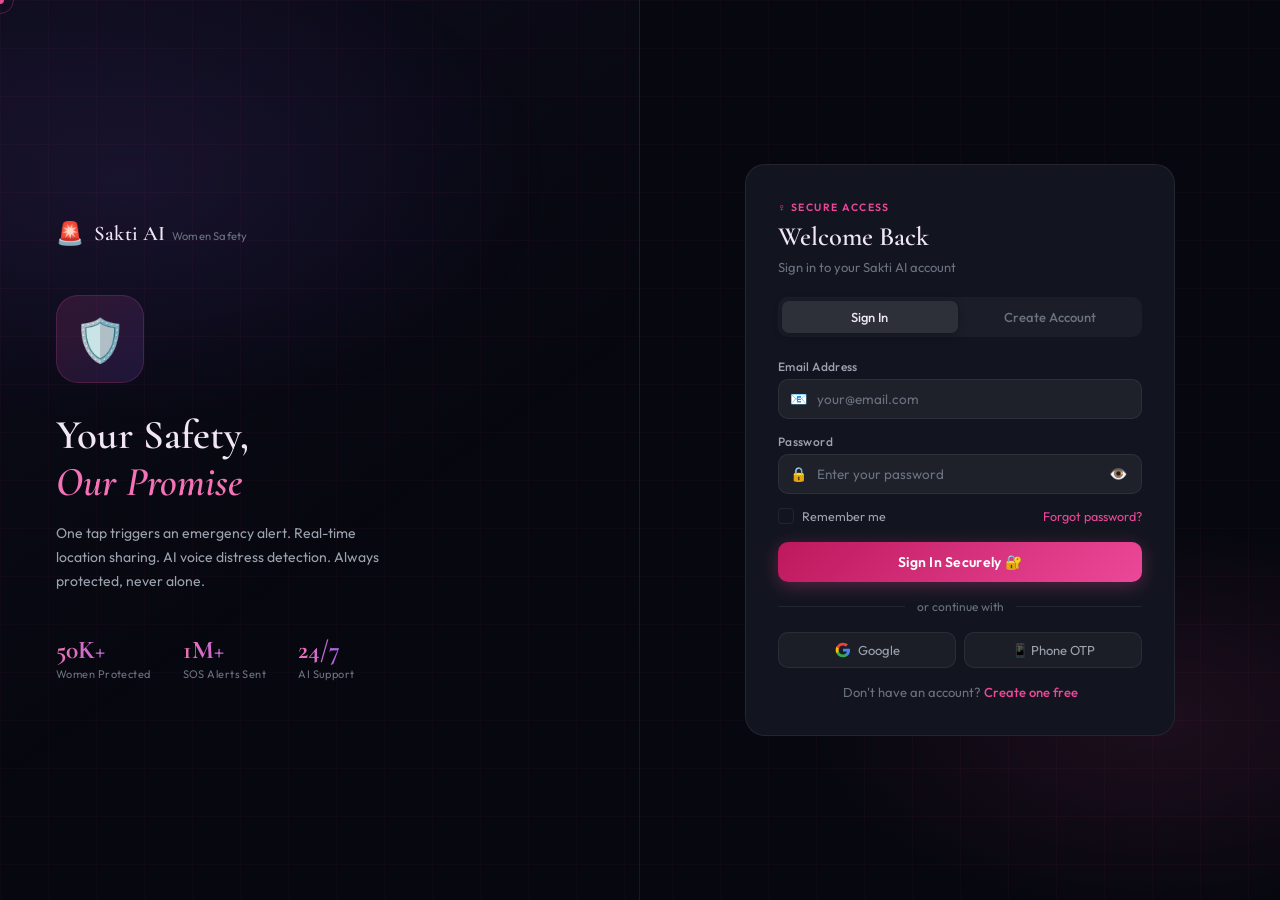
<file: Women Safety ai/frontend/index.html>
<!DOCTYPE html>
<html lang="en">
<head>
<meta charset="UTF-8"/>
<meta name="viewport" content="width=device-width, initial-scale=1.0"/>
<title>Login — Sakti AI Women Safety</title>

<!--
  ╔══════════════════════════════════════════════════════════╗
  ║  GOOGLE OAUTH SETUP (one-time, takes 2 minutes)         ║
  ║  1. Go to https://console.cloud.google.com              ║
  ║  2. Create project → APIs & Services → Credentials      ║
  ║  3. Create OAuth 2.0 Client ID → Web Application        ║
  ║  4. Add Authorized JS Origins:                          ║
  ║       http://localhost  AND  http://127.0.0.1:5500      ║
  ║       (or whatever port your Live Server uses)          ║
  ║  5. Paste your Client ID below where indicated          ║
  ╚══════════════════════════════════════════════════════════╝
-->

<!-- Google Identity Services library -->
<script src="https://accounts.google.com/gsi/client" async defer></script>

<link href="https://fonts.googleapis.com/css2?family=Cormorant+Garamond:ital,wght@0,300;0,600;0,700;1,300;1,600&family=Outfit:wght@300;400;500;600;700&display=swap" rel="stylesheet"/>

<style>
*,*::before,*::after{box-sizing:border-box;margin:0;padding:0}

:root{
  --bg:#07080f;
  --card:#12151f;
  --card2:#0f1219;
  --border:rgba(255,255,255,0.07);
  --border-hi:rgba(236,72,153,0.4);
  --pink:#ec4899;
  --pink2:#f472b6;
  --purple:#8b5cf6;
  --teal:#2dd4bf;
  --green:#10b981;
  --text:#f0e6f6;
  --muted:#6b7280;
  --dim:#9ca3af;
  --font:'Outfit',sans-serif;
  --serif:'Cormorant Garamond',serif;
}

html,body{height:100%}
body{font-family:var(--font);background:var(--bg);color:var(--text);cursor:none;overflow:hidden}
@media(max-width:860px){body{overflow:auto}}

/* ── CURSOR ── */
#cur{position:fixed;width:8px;height:8px;border-radius:50%;background:var(--pink);pointer-events:none;z-index:9999;transform:translate(-50%,-50%);transition:transform .15s}
#cur-ring{position:fixed;width:28px;height:28px;border-radius:50%;border:1.5px solid rgba(236,72,153,.55);pointer-events:none;z-index:9998;transform:translate(-50%,-50%);transition:transform .22s;opacity:.55}

/* ── BG ── */
.bg-glow{position:fixed;inset:0;pointer-events:none;z-index:0;background:radial-gradient(ellipse 60% 50% at 10% 20%,rgba(139,92,246,.1) 0%,transparent 55%),radial-gradient(ellipse 50% 40% at 90% 80%,rgba(236,72,153,.1) 0%,transparent 55%)}
.bg-grid{position:fixed;inset:0;pointer-events:none;z-index:0;background-image:linear-gradient(rgba(236,72,153,.03) 1px,transparent 1px),linear-gradient(90deg,rgba(236,72,153,.03) 1px,transparent 1px);background-size:48px 48px}

/* ── TOAST ── */
#toast{position:fixed;top:20px;right:20px;z-index:9000;display:flex;align-items:center;gap:9px;background:#1a1d2e;border:1px solid var(--border-hi);border-radius:12px;padding:11px 18px;font-size:13.5px;font-weight:500;box-shadow:0 12px 40px rgba(0,0,0,.5);opacity:0;transform:translateY(-12px) scale(.97);transition:opacity .3s,transform .3s;pointer-events:none;min-width:220px}
#toast.show{opacity:1;transform:translateY(0) scale(1)}
.toast-bar{position:absolute;bottom:0;left:0;height:2px;border-radius:0 0 12px 12px;background:linear-gradient(90deg,var(--pink),var(--purple));width:0}
#toast.show .toast-bar{animation:tbar 3.4s linear forwards}
@keyframes tbar{from{width:0}to{width:100%}}

/* ── PAGE ── */
.page{position:relative;z-index:1;display:grid;grid-template-columns:1fr 1fr;height:100vh}
@media(max-width:860px){.page{grid-template-columns:1fr;height:auto}.left-panel{display:none}}

/* ── LEFT ── */
.left-panel{display:flex;flex-direction:column;justify-content:center;padding:3rem 3.5rem;border-right:1px solid var(--border);background:linear-gradient(145deg,rgba(139,92,246,.06) 0%,transparent 60%)}
.brand{display:flex;align-items:center;gap:10px;text-decoration:none;margin-bottom:3rem;width:fit-content}
.brand-name{font-family:var(--serif);font-size:1.3rem;font-weight:600;color:var(--text);letter-spacing:.01em}
.brand-dot{font-family:var(--font);font-size:.7rem;font-weight:400;color:var(--muted);margin-left:4px}
.shield-wrap{width:88px;height:88px;border-radius:22px;background:linear-gradient(135deg,rgba(236,72,153,.15),rgba(139,92,246,.15));border:1px solid rgba(236,72,153,.2);display:grid;place-items:center;font-size:42px;margin-bottom:1.8rem}
.left-title{font-family:var(--serif);font-size:clamp(1.9rem,3.2vw,2.7rem);font-weight:600;line-height:1.15;color:var(--text);margin-bottom:1rem}
.left-title em{font-style:italic;color:var(--pink2)}
.left-desc{font-size:14px;color:var(--dim);line-height:1.7;max-width:340px;margin-bottom:2.5rem}
.left-stats{display:flex;gap:2rem}
.stat-num{font-family:var(--serif);font-size:1.6rem;font-weight:700;background:linear-gradient(90deg,var(--pink2),var(--purple));-webkit-background-clip:text;-webkit-text-fill-color:transparent;background-clip:text}
.stat-lbl{font-size:11px;color:var(--muted);margin-top:2px;letter-spacing:.04em}

/* ── RIGHT ── */
.right-panel{display:flex;align-items:center;justify-content:center;padding:1.5rem;overflow-y:auto}
.form-card{width:100%;max-width:430px;background:var(--card);border:1px solid var(--border);border-radius:20px;padding:2.2rem 2rem}

/* form header */
.form-eyebrow{font-size:10.5px;font-weight:600;letter-spacing:.14em;text-transform:uppercase;color:var(--pink);margin-bottom:8px}
.form-title{font-family:var(--serif);font-size:1.65rem;font-weight:600;color:var(--text);line-height:1.2;margin-bottom:5px}
.form-sub{font-size:13px;color:var(--muted);margin-bottom:1.4rem}

/* tabs */
.tabs{display:flex;gap:5px;background:rgba(255,255,255,.04);border-radius:10px;padding:4px;margin-bottom:1.4rem}
.tab{flex:1;padding:8px;border:none;border-radius:7px;background:transparent;color:var(--muted);font-family:var(--font);font-size:13px;font-weight:500;cursor:pointer;transition:all .2s}
.tab.active{background:rgba(255,255,255,.08);color:var(--text);box-shadow:0 2px 8px rgba(0,0,0,.3)}
.tab:hover:not(.active){color:var(--dim)}

/* form groups */
.form-group{margin-bottom:.9rem}
.form-label{display:block;font-size:12px;font-weight:500;color:var(--dim);margin-bottom:5px;letter-spacing:.03em}
.input-wrap{position:relative;display:flex;align-items:center}
.input-icon{position:absolute;left:12px;font-size:14px;pointer-events:none;z-index:1}
.form-input{width:100%;padding:10px 12px 10px 38px;background:rgba(255,255,255,.05);border:1px solid var(--border);border-radius:10px;color:var(--text);font-family:var(--font);font-size:13.5px;outline:none;transition:border-color .2s,background .2s}
.form-input::placeholder{color:var(--muted)}
.form-input:focus{border-color:rgba(236,72,153,.5);background:rgba(255,255,255,.07)}
.eye-btn{position:absolute;right:10px;background:none;border:none;cursor:pointer;font-size:15px;line-height:1;padding:4px;color:var(--muted)}
.eye-btn:hover{color:var(--text)}

/* phone row */
.phone-row{display:grid;grid-template-columns:auto 1fr;gap:8px}
.country-select{background:rgba(255,255,255,.05);border:1px solid var(--border);border-radius:10px;color:var(--text);font-family:var(--font);font-size:13px;padding:10px 10px;outline:none;cursor:pointer;transition:border-color .2s}
.country-select:focus{border-color:rgba(236,72,153,.5)}
.country-select option{background:#1a1d2e;color:var(--text)}

/* OTP box */
.otp-wrap{display:flex;gap:8px;justify-content:center;margin:1rem 0}
.otp-input{width:46px;height:52px;text-align:center;background:rgba(255,255,255,.06);border:1px solid var(--border);border-radius:10px;color:var(--text);font-family:var(--font);font-size:1.2rem;font-weight:600;outline:none;transition:border-color .2s}
.otp-input:focus{border-color:rgba(236,72,153,.6);background:rgba(255,255,255,.09)}

/* options row */
.form-options{display:flex;align-items:center;justify-content:space-between;margin-bottom:1.1rem}
.remember{display:flex;align-items:center;gap:8px;cursor:pointer;font-size:12.5px;color:var(--dim)}
.remember input{display:none}
.cb{width:16px;height:16px;border-radius:4px;border:1.5px solid var(--border);display:grid;place-items:center;transition:all .2s;flex-shrink:0}
.remember input:checked + .cb{background:var(--pink);border-color:var(--pink)}
.remember input:checked + .cb::after{content:'✓';font-size:10px;color:#fff;line-height:1}
.forgot-link{font-size:12.5px;color:var(--pink);text-decoration:none}
.forgot-link:hover{text-decoration:underline}

/* field error */
.field-error{font-size:11.5px;color:#f87171;margin-top:4px;display:none}
.field-error.show{display:block}

/* submit btn */
.submit-btn{width:100%;padding:11px;border:none;border-radius:10px;background:linear-gradient(135deg,#be185d,var(--pink));color:#fff;font-family:var(--font);font-size:14px;font-weight:600;cursor:pointer;letter-spacing:.02em;transition:all .2s;box-shadow:0 4px 18px rgba(236,72,153,.3);display:flex;align-items:center;justify-content:center;gap:7px}
.submit-btn:hover:not(:disabled){box-shadow:0 6px 24px rgba(236,72,153,.5);transform:translateY(-1px)}
.submit-btn:active:not(:disabled){transform:scale(.98)}
.submit-btn:disabled{opacity:.55;cursor:not-allowed;transform:none!important}

/* divider */
.divider{display:flex;align-items:center;gap:12px;font-size:12px;color:var(--muted);margin:1.1rem 0}
.divider::before,.divider::after{content:'';flex:1;height:1px;background:var(--border)}

/* ── SOCIAL BUTTONS ── */
.social-btns{display:flex;gap:8px;margin-bottom:1rem}
.social-btn{
  flex:1;padding:9px 8px;border:1px solid var(--border);border-radius:10px;
  background:rgba(255,255,255,.04);color:var(--dim);font-family:var(--font);
  font-size:13px;cursor:pointer;transition:all .2s;
  display:flex;align-items:center;justify-content:center;gap:7px
}
.social-btn:hover{background:rgba(255,255,255,.09);color:var(--text);border-color:rgba(255,255,255,.15);transform:translateY(-1px)}
.social-btn:active{transform:scale(.97)}
.social-btn svg{flex-shrink:0}

/* Google one-tap wrapper (hidden — we use our own button) */
#g_id_onload{display:none}

/* strength bar */
.strength-bar{display:flex;gap:5px;margin-top:7px}
.strength-seg{flex:1;height:3px;border-radius:2px;background:rgba(255,255,255,.1);transition:background .3s}
.strength-label{font-size:11.5px;color:var(--muted);margin-top:4px}

/* signup row */
.signup-row{display:grid;grid-template-columns:1fr 1fr;gap:10px}

/* switch text */
.switch-text{text-align:center;font-size:13px;color:var(--muted);margin-top:1rem}
.switch-link{color:var(--pink);cursor:pointer;font-weight:500}
.switch-link:hover{text-decoration:underline}

/* spinner */
.spinner{display:inline-block;width:14px;height:14px;border-radius:50%;border:2px solid rgba(255,255,255,.3);border-top-color:#fff;animation:spin .7s linear infinite;flex-shrink:0}
@keyframes spin{to{transform:rotate(360deg)}}

/* info note */
.info-note{font-size:11.5px;color:var(--muted);background:rgba(255,255,255,.04);border:1px solid var(--border);border-radius:8px;padding:8px 12px;margin-bottom:.9rem;line-height:1.5}
.info-note strong{color:var(--dim)}

/* resend timer */
.resend-row{text-align:center;font-size:12.5px;color:var(--muted);margin-top:.5rem}
.resend-link{color:var(--pink);cursor:pointer;font-weight:500}
.resend-link:hover{text-decoration:underline}
.resend-link.disabled{color:var(--muted);cursor:not-allowed;text-decoration:none}
</style>
</head>
<body>

<!-- Custom cursor -->
<div id="cur"></div>
<div id="cur-ring"></div>

<div class="bg-glow"></div>
<div class="bg-grid"></div>

<!-- Toast notification -->
<div id="toast">
  <span id="ti">✅</span>
  <span id="tm">Done</span>
  <div class="toast-bar"></div>
</div>

<!-- Google Identity Services hidden initializer -->
<div id="g_id_onload"
  data-client_id="YOUR_GOOGLE_CLIENT_ID_HERE.apps.googleusercontent.com"
  data-callback="onGoogleSignIn"
  data-auto_prompt="false">
</div>

<div class="page">

  <!-- ── LEFT PANEL ── -->
  <div class="left-panel">
    <a class="brand" href="#">
      <span style="font-size:1.4rem">🚨</span>
      <span class="brand-name">Sakti AI<span class="brand-dot"> Women Safety</span></span>
    </a>
    <div class="shield-wrap">🛡️</div>
    <div class="left-title">Your Safety,<br><em>Our Promise</em></div>
    <div class="left-desc">One tap triggers an emergency alert. Real-time location sharing. AI voice distress detection. Always protected, never alone.</div>
    <div class="left-stats">
      <div class="stat"><div class="stat-num">50K+</div><div class="stat-lbl">Women Protected</div></div>
      <div class="stat"><div class="stat-num">1M+</div><div class="stat-lbl">SOS Alerts Sent</div></div>
      <div class="stat"><div class="stat-num">24/7</div><div class="stat-lbl">AI Support</div></div>
    </div>
  </div>

  <!-- ── RIGHT PANEL ── -->
  <div class="right-panel">
    <div class="form-card">

      <div class="form-eyebrow">♀ Secure Access</div>
      <div class="form-title" id="formTitle">Welcome Back</div>
      <div class="form-sub" id="formSub">Sign in to your Sakti AI account</div>

      <!-- TABS -->
      <div class="tabs">
        <button class="tab active" onclick="switchTab('login')">Sign In</button>
        <button class="tab" onclick="switchTab('signup')">Create Account</button>
      </div>

      <!-- ══════════════════════════════════
           LOGIN FORM
      ══════════════════════════════════ -->
      <div id="loginForm">

        <div class="form-group">
          <label class="form-label">Email Address</label>
          <div class="input-wrap">
            <span class="input-icon">📧</span>
            <input type="email" class="form-input" placeholder="your@email.com" id="loginEmail"/>
          </div>
          <div class="field-error" id="loginEmailErr">Please enter a valid email address.</div>
        </div>

        <div class="form-group">
          <label class="form-label">Password</label>
          <div class="input-wrap">
            <span class="input-icon">🔒</span>
            <input type="password" class="form-input" placeholder="Enter your password" id="loginPass" style="padding-right:3rem" onkeydown="if(event.key==='Enter')handleLogin()"/>
            <button class="eye-btn" onclick="togglePass('loginPass',this)">👁️</button>
          </div>
          <div class="field-error" id="loginPassErr">Password is required.</div>
        </div>

        <div class="form-options">
          <label class="remember">
            <input type="checkbox" id="rememberMe"/>
            <div class="cb"></div>
            <span>Remember me</span>
          </label>
          <a href="#" class="forgot-link">Forgot password?</a>
        </div>

        <button class="submit-btn" id="loginBtn" onclick="handleLogin()">
          Sign In Securely 🔐
        </button>

        <div class="divider"><span>or continue with</span></div>

        <!-- SOCIAL BUTTONS -->
        <div class="social-btns">
          <!-- Google -->
          <button class="social-btn" id="googleBtn" onclick="triggerGoogleLogin()">
            <svg width="16" height="16" viewBox="0 0 24 24">
              <path d="M22.56 12.25c0-.78-.07-1.53-.2-2.25H12v4.26h5.92c-.26 1.37-1.04 2.53-2.21 3.31v2.77h3.57c2.08-1.92 3.28-4.74 3.28-8.09z" fill="#4285F4"/>
              <path d="M12 23c2.97 0 5.46-.98 7.28-2.66l-3.57-2.77c-.98.66-2.23 1.06-3.71 1.06-2.86 0-5.29-1.93-6.16-4.53H2.18v2.84C3.99 20.53 7.7 23 12 23z" fill="#34A853"/>
              <path d="M5.84 14.09c-.22-.66-.35-1.36-.35-2.09s.13-1.43.35-2.09V7.07H2.18C1.43 8.55 1 10.22 1 12s.43 3.45 1.18 4.93l3.66-2.84z" fill="#FBBC05"/>
              <path d="M12 5.38c1.62 0 3.06.56 4.21 1.64l3.15-3.15C17.45 2.09 14.97 1 12 1 7.7 1 3.99 3.47 2.18 7.07l3.66 2.84c.87-2.6 3.3-4.53 6.16-4.53z" fill="#EA4335"/>
            </svg>
            Google
          </button>
          <!-- Phone OTP -->
          <button class="social-btn" onclick="switchToPhone()">
            📱 Phone OTP
          </button>
        </div>

        <div class="switch-text">
          Don't have an account?
          <span class="switch-link" onclick="switchTab('signup')">Create one free</span>
        </div>

      </div><!-- /loginForm -->

      <!-- ══════════════════════════════════
           PHONE OTP FORM
      ══════════════════════════════════ -->
      <div id="phoneForm" style="display:none">

        <div id="phoneStep1">
          <div class="info-note">Enter your phone number to receive a 6-digit OTP via SMS.</div>
          <div class="form-group">
            <label class="form-label">Phone Number</label>
            <div class="phone-row">
              <select class="country-select" id="countryCode">
                <option value="+91">🇮🇳 +91</option>
                <option value="+1">🇺🇸 +1</option>
                <option value="+44">🇬🇧 +44</option>
                <option value="+61">🇦🇺 +61</option>
                <option value="+971">🇦🇪 +971</option>
                <option value="+65">🇸🇬 +65</option>
              </select>
              <div class="input-wrap">
                <span class="input-icon">📱</span>
                <input type="tel" class="form-input" placeholder="98765 43210" id="phoneNumber" onkeydown="if(event.key==='Enter')sendOTP()"/>
              </div>
            </div>
            <div class="field-error" id="phoneErr">Please enter a valid phone number.</div>
          </div>
          <button class="submit-btn" id="sendOtpBtn" onclick="sendOTP()">
            Send OTP 📨
          </button>
        </div>

        <div id="phoneStep2" style="display:none">
          <div class="info-note">
            OTP sent to <strong id="phoneSentTo"></strong>.<br>
            ⚠️ <strong>Demo mode:</strong> use code <strong style="color:var(--pink)">123456</strong>
          </div>
          <label class="form-label" style="text-align:center;display:block;margin-bottom:.5rem">Enter 6-digit OTP</label>
          <div class="otp-wrap">
            <input class="otp-input" type="text" maxlength="1" id="o1" oninput="otpNext(this,'o2')" onkeydown="otpBack(event,this,'')"/>
            <input class="otp-input" type="text" maxlength="1" id="o2" oninput="otpNext(this,'o3')" onkeydown="otpBack(event,this,'o1')"/>
            <input class="otp-input" type="text" maxlength="1" id="o3" oninput="otpNext(this,'o4')" onkeydown="otpBack(event,this,'o2')"/>
            <input class="otp-input" type="text" maxlength="1" id="o4" oninput="otpNext(this,'o5')" onkeydown="otpBack(event,this,'o3')"/>
            <input class="otp-input" type="text" maxlength="1" id="o5" oninput="otpNext(this,'o6')" onkeydown="otpBack(event,this,'o4')"/>
            <input class="otp-input" type="text" maxlength="1" id="o6" oninput="otpNext(this,'')"   onkeydown="otpBack(event,this,'o5')"/>
          </div>
          <div class="field-error" id="otpErr" style="text-align:center">Incorrect OTP. Please try again.</div>
          <button class="submit-btn" id="verifyOtpBtn" onclick="verifyOTP()">
            Verify & Sign In ✅
          </button>
          <div class="resend-row">
            Didn't receive it?
            <span class="resend-link disabled" id="resendLink" onclick="resendOTP()">Resend OTP</span>
            <span id="resendTimer"> in <strong id="resendCount">30</strong>s</span>
          </div>
        </div>

        <div style="text-align:center;margin-top:1rem">
          <span class="switch-link" onclick="backToLogin()">← Back to email login</span>
        </div>

      </div><!-- /phoneForm -->

      <!-- ══════════════════════════════════
           SIGNUP FORM
      ══════════════════════════════════ -->
      <div id="signupForm" style="display:none">

        <div class="signup-row">
          <div class="form-group">
            <label class="form-label">First Name</label>
            <div class="input-wrap">
              <span class="input-icon">👤</span>
              <input type="text" class="form-input" placeholder="Priya" id="signupFirst"/>
            </div>
            <div class="field-error" id="signupFirstErr">First name is required.</div>
          </div>
          <div class="form-group">
            <label class="form-label">Last Name</label>
            <div class="input-wrap">
              <span class="input-icon">👤</span>
              <input type="text" class="form-input" placeholder="Sharma" id="signupLast"/>
            </div>
          </div>
        </div>

        <div class="form-group">
          <label class="form-label">Email Address</label>
          <div class="input-wrap">
            <span class="input-icon">📧</span>
            <input type="email" class="form-input" placeholder="your@email.com" id="signupEmail"/>
          </div>
          <div class="field-error" id="signupEmailErr">Please enter a valid email.</div>
        </div>

        <div class="form-group">
          <label class="form-label">Phone Number</label>
          <div class="phone-row">
            <select class="country-select" id="signupCountry">
              <option value="+91">🇮🇳 +91</option>
              <option value="+1">🇺🇸 +1</option>
              <option value="+44">🇬🇧 +44</option>
              <option value="+61">🇦🇺 +61</option>
              <option value="+971">🇦🇪 +971</option>
            </select>
            <div class="input-wrap">
              <span class="input-icon">📞</span>
              <input type="tel" class="form-input" placeholder="98765 43210" id="signupPhone"/>
            </div>
          </div>
          <div class="field-error" id="signupPhoneErr">Please enter a valid phone number.</div>
        </div>

        <div class="form-group">
          <label class="form-label">Password</label>
          <div class="input-wrap">
            <span class="input-icon">🔒</span>
            <input type="password" class="form-input" placeholder="Create a strong password" id="signupPass" style="padding-right:3rem" oninput="checkStrength(this.value)"/>
            <button class="eye-btn" onclick="togglePass('signupPass',this)">👁️</button>
          </div>
          <div class="strength-bar">
            <div class="strength-seg" id="s1"></div>
            <div class="strength-seg" id="s2"></div>
            <div class="strength-seg" id="s3"></div>
            <div class="strength-seg" id="s4"></div>
          </div>
          <div class="strength-label" id="strengthLabel">Enter a password</div>
          <div class="field-error" id="signupPassErr">Password must be at least 6 characters.</div>
        </div>

        <button class="submit-btn" id="signupBtn" onclick="handleSignup()">
          Create Account ✨
        </button>

        <div class="switch-text">
          Already have an account?
          <span class="switch-link" onclick="switchTab('login')">Sign in</span>
        </div>

      </div><!-- /signupForm -->

    </div><!-- /form-card -->
  </div><!-- /right-panel -->
</div><!-- /page -->

<script>
/* ══════════════════════════════════════════════════
   CONFIGURATION
   Replace the Client ID with your own from
   https://console.cloud.google.com/
══════════════════════════════════════════════════ */
var GOOGLE_CLIENT_ID = 'YOUR_GOOGLE_CLIENT_ID_HERE.apps.googleusercontent.com';
var BACKEND = 'http://127.0.0.1:8000';

/* ══════════════════════════════════════
   CUSTOM CURSOR
══════════════════════════════════════ */
var cur  = document.getElementById('cur');
var ring = document.getElementById('cur-ring');
var mx = 0, my = 0, rx = 0, ry = 0;

document.addEventListener('mousemove', function(e) {
  mx = e.clientX; my = e.clientY;
  cur.style.left = mx + 'px'; cur.style.top = my + 'px';
});
(function loop() {
  rx += (mx - rx) * 0.12; ry += (my - ry) * 0.12;
  ring.style.left = rx + 'px'; ring.style.top = ry + 'px';
  requestAnimationFrame(loop);
})();
document.querySelectorAll('a,button,input,select,.switch-link,.remember').forEach(function(el) {
  el.addEventListener('mouseenter', function() {
    cur.style.transform  = 'translate(-50%,-50%) scale(2.2)';
    ring.style.transform = 'translate(-50%,-50%) scale(1.6)';
    ring.style.opacity   = '.8';
  });
  el.addEventListener('mouseleave', function() {
    cur.style.transform  = 'translate(-50%,-50%) scale(1)';
    ring.style.transform = 'translate(-50%,-50%) scale(1)';
    ring.style.opacity   = '.55';
  });
});

/* ══════════════════════════════════════
   TOAST
══════════════════════════════════════ */
var _tt = null;
function showToast(icon, msg) {
  var t = document.getElementById('toast');
  document.getElementById('ti').textContent = icon;
  document.getElementById('tm').textContent = msg;
  t.classList.remove('show');
  clearTimeout(_tt);
  void t.offsetWidth;
  t.classList.add('show');
  _tt = setTimeout(function() { t.classList.remove('show'); }, 3400);
}

/* ══════════════════════════════════════
   REDIRECT TO DASHBOARD
══════════════════════════════════════ */
function redirectToDashboard(user) {
  // Store user info for dashboard to use
  if (user) {
    localStorage.setItem('sakti_user', JSON.stringify({
      name:   user.name  || user.given_name || 'User',
      email:  user.email || '',
      avatar: user.picture || ''
    }));
  }
  showToast('✅', 'Signed in! Redirecting…');
  setTimeout(function() { window.location.href = 'dashboard.html'; }, 1000);
}

/* ══════════════════════════════════════
   TABS
══════════════════════════════════════ */
function switchTab(tab) {
  var tabs = document.querySelectorAll('.tab');
  document.getElementById('loginForm').style.display  = 'none';
  document.getElementById('signupForm').style.display = 'none';
  document.getElementById('phoneForm').style.display  = 'none';
  document.querySelectorAll('.field-error').forEach(function(e) { e.classList.remove('show'); });

  if (tab === 'login') {
    tabs[0].classList.add('active'); tabs[1].classList.remove('active');
    document.getElementById('loginForm').style.display = 'block';
    document.getElementById('formTitle').textContent   = 'Welcome Back';
    document.getElementById('formSub').textContent     = 'Sign in to your Sakti AI account';
  } else {
    tabs[1].classList.add('active'); tabs[0].classList.remove('active');
    document.getElementById('signupForm').style.display = 'block';
    document.getElementById('formTitle').textContent    = 'Join Sakti AI';
    document.getElementById('formSub').textContent      = 'Create your free account today';
  }
}

/* ══════════════════════════════════════
   PASSWORD TOGGLE
══════════════════════════════════════ */
function togglePass(id, btn) {
  var inp = document.getElementById(id);
  if (inp.type === 'password') { inp.type = 'text'; btn.textContent = '🙈'; }
  else { inp.type = 'password'; btn.textContent = '👁️'; }
}

/* ══════════════════════════════════════
   PASSWORD STRENGTH
══════════════════════════════════════ */
function checkStrength(val) {
  var segs  = ['s1','s2','s3','s4'].map(function(id) { return document.getElementById(id); });
  var label = document.getElementById('strengthLabel');
  var score = 0;
  if (val.length >= 8)           score++;
  if (/[A-Z]/.test(val))         score++;
  if (/[0-9]/.test(val))         score++;
  if (/[^A-Za-z0-9]/.test(val))  score++;
  var colors = ['#ef4444','#f59e0b','#10b981','#10b981'];
  var labels = ['Weak','Fair','Good','Strong'];
  segs.forEach(function(s, i) {
    s.style.background = i < score ? colors[score - 1] : 'rgba(255,255,255,.1)';
  });
  label.textContent = val.length === 0 ? 'Enter a password' : labels[Math.max(0, score - 1)];
  label.style.color  = val.length === 0 ? '#6b7280' : colors[Math.max(0, score - 1)];
}

/* ══════════════════════════════════════
   VALIDATION HELPERS
══════════════════════════════════════ */
function showErr(id, show) {
  var el = document.getElementById(id);
  if (el) show ? el.classList.add('show') : el.classList.remove('show');
}
function isEmail(e) { return /^[^\s@]+@[^\s@]+\.[^\s@]+$/.test(e); }

function setBtnLoading(id, loading, label) {
  var btn = document.getElementById(id);
  if (!btn) return;
  btn.disabled = loading;
  btn.innerHTML = loading
    ? '<span class="spinner"></span> ' + label
    : label;
}

/* ══════════════════════════════════════
   EMAIL LOGIN
══════════════════════════════════════ */
function handleLogin() {
  var email = document.getElementById('loginEmail').value.trim();
  var pass  = document.getElementById('loginPass').value;

  var ok = true;
  showErr('loginEmailErr', !isEmail(email)); if (!isEmail(email)) ok = false;
  showErr('loginPassErr', pass.length === 0); if (!pass.length) ok = false;
  if (!ok) { showToast('⚠️', 'Please fix the errors above.'); return; }

  setBtnLoading('loginBtn', true, 'Signing in…');

  fetch(BACKEND + '/login', {
    method: 'POST',
    headers: { 'Content-Type': 'application/json' },
    body: JSON.stringify({ email: email, password: pass })
  })
  .then(function(r) { return r.json(); })
  .then(function(data) {
    setBtnLoading('loginBtn', false, 'Sign In Securely 🔐');
    if (data.status === 'ok' || data.message || data.token) {
      if (data.token) localStorage.setItem('sakti_token', data.token);
      if (document.getElementById('rememberMe').checked)
        localStorage.setItem('sakti_email', email);
      redirectToDashboard({ name: data.name || email.split('@')[0], email: email });
    } else {
      showToast('❌', data.error || 'Invalid email or password.');
    }
  })
  .catch(function() {
    setBtnLoading('loginBtn', false, 'Sign In Securely 🔐');
    // Dev fallback — remove when backend is live
    showToast('✅', 'Dev mode — redirecting to dashboard…');
    setTimeout(function() { window.location.href = 'dashboard.html'; }, 1000);
  });
}

/* ══════════════════════════════════════
   EMAIL SIGNUP
══════════════════════════════════════ */
function handleSignup() {
  var first = document.getElementById('signupFirst').value.trim();
  var last  = document.getElementById('signupLast').value.trim();
  var email = document.getElementById('signupEmail').value.trim();
  var phone = document.getElementById('signupPhone').value.trim();
  var cc    = document.getElementById('signupCountry').value;
  var pass  = document.getElementById('signupPass').value;

  var ok = true;
  showErr('signupFirstErr', first.length === 0); if (!first.length) ok = false;
  showErr('signupEmailErr', !isEmail(email));     if (!isEmail(email)) ok = false;
  showErr('signupPhoneErr', phone.length < 6);    if (phone.length < 6) ok = false;
  showErr('signupPassErr',  pass.length < 6);     if (pass.length < 6) ok = false;
  if (!ok) { showToast('⚠️', 'Please fix the errors above.'); return; }

  setBtnLoading('signupBtn', true, 'Creating account…');

  fetch(BACKEND + '/signup', {
    method: 'POST',
    headers: { 'Content-Type': 'application/json' },
    body: JSON.stringify({ name: first + ' ' + last, email: email, phone: cc + phone, password: pass })
  })
  .then(function(r) { return r.json(); })
  .then(function(data) {
    setBtnLoading('signupBtn', false, 'Create Account ✨');
    showToast('🎉', 'Account created! Please sign in.');
    setTimeout(function() { switchTab('login'); }, 1200);
  })
  .catch(function() {
    setBtnLoading('signupBtn', false, 'Create Account ✨');
    showToast('🎉', 'Account created! Please sign in.');
    setTimeout(function() { switchTab('login'); }, 1200);
  });
}

/* ══════════════════════════════════════
   GOOGLE OAUTH — Google Identity Services
══════════════════════════════════════ */

// Called by Google GIS library after user selects account
function onGoogleSignIn(response) {
  // response.credential is a JWT ID token
  var idToken = response.credential;

  // Decode the JWT payload (base64 middle section)
  try {
    var payload = JSON.parse(atob(idToken.split('.')[1]));
    var user = {
      name:    payload.name,
      email:   payload.email,
      picture: payload.picture
    };

    // Optionally verify token on backend
    fetch(BACKEND + '/google-login', {
      method: 'POST',
      headers: { 'Content-Type': 'application/json' },
      body: JSON.stringify({ token: idToken })
    })
    .then(function(r) { return r.json(); })
    .then(function(data) {
      if (data.token) localStorage.setItem('sakti_token', data.token);
      redirectToDashboard(user);
    })
    .catch(function() {
      // Backend not available — still redirect (token verified client-side)
      redirectToDashboard(user);
    });

  } catch(e) {
    showToast('❌', 'Google sign-in failed. Please try again.');
    console.error('Google JWT decode error:', e);
  }
}

function triggerGoogleLogin() {
  // Check if GIS library loaded
  if (typeof google === 'undefined' || !google.accounts) {
    showToast('⚠️', 'Google Sign-In is loading. Please wait a moment and try again.');
    return;
  }

  // Check if a real Client ID is set
  if (GOOGLE_CLIENT_ID.indexOf('YOUR_GOOGLE_CLIENT_ID') !== -1) {
    showToast('⚙️', 'Add your Google Client ID in index.html to enable Google login.');
    // Open Google Cloud Console for easy setup
    setTimeout(function() {
      window.open('https://console.cloud.google.com/apis/credentials', '_blank');
    }, 1500);
    return;
  }

  // Trigger the Google One Tap / popup sign-in flow
  google.accounts.id.initialize({
    client_id: GOOGLE_CLIENT_ID,
    callback:  onGoogleSignIn,
    auto_select: false,
    cancel_on_tap_outside: true
  });

  google.accounts.id.prompt(function(notification) {
    // If One Tap is suppressed, fall back to renderButton popup
    if (notification.isNotDisplayed() || notification.isSkippedMoment()) {
      // Create a temporary invisible button and click it
      var tempDiv = document.createElement('div');
      tempDiv.style.cssText = 'position:fixed;top:-9999px;left:-9999px;';
      document.body.appendChild(tempDiv);
      google.accounts.id.renderButton(tempDiv, {
        type: 'standard', theme: 'outline', size: 'large'
      });
      var btn = tempDiv.querySelector('[role="button"]') || tempDiv.firstChild;
      if (btn) btn.click();
      setTimeout(function() {
        if (tempDiv.parentNode) tempDiv.parentNode.removeChild(tempDiv);
      }, 3000);
    }
  });
}

/* ══════════════════════════════════════
   PHONE OTP FLOW
══════════════════════════════════════ */
var _otpValue    = '';   // server-generated OTP (or mock)
var _resendTimer = null;

function switchToPhone() {
  document.getElementById('loginForm').style.display  = 'none';
  document.getElementById('phoneForm').style.display  = 'block';
  document.getElementById('formTitle').textContent    = 'Phone Sign-In';
  document.getElementById('formSub').textContent      = 'We\'ll send a 6-digit OTP to your number';
}

function backToLogin() {
  document.getElementById('phoneForm').style.display = 'none';
  switchTab('login');
}

function sendOTP() {
  var phone = document.getElementById('phoneNumber').value.trim();
  var cc    = document.getElementById('countryCode').value;

  showErr('phoneErr', phone.length < 6);
  if (phone.length < 6) { showToast('⚠️', 'Please enter a valid phone number.'); return; }

  var fullPhone = cc + phone;
  setBtnLoading('sendOtpBtn', true, 'Sending OTP…');

  fetch(BACKEND + '/send-otp', {
    method: 'POST',
    headers: { 'Content-Type': 'application/json' },
    body: JSON.stringify({ phone: fullPhone })
  })
  .then(function(r) { return r.json(); })
  .then(function(data) {
    setBtnLoading('sendOtpBtn', false, 'Send OTP 📨');
    _otpValue = data.otp || '123456'; // use server OTP or mock
    _showOtpStep(fullPhone);
  })
  .catch(function() {
    setBtnLoading('sendOtpBtn', false, 'Send OTP 📨');
    // Dev fallback: mock OTP
    _otpValue = '123456';
    _showOtpStep(fullPhone);
    showToast('📱', 'Demo OTP: 123456 (backend not connected)');
  });
}

function _showOtpStep(phone) {
  document.getElementById('phoneStep1').style.display = 'none';
  document.getElementById('phoneStep2').style.display = 'block';
  document.getElementById('phoneSentTo').textContent = phone;
  showToast('📨', 'OTP sent to ' + phone);
  document.getElementById('o1').focus();
  _startResendTimer();
}

function resendOTP() {
  var link = document.getElementById('resendLink');
  if (link.classList.contains('disabled')) return;
  // Reset OTP inputs
  ['o1','o2','o3','o4','o5','o6'].forEach(function(id) {
    document.getElementById(id).value = '';
  });
  showErr('otpErr', false);
  sendOTP();
}

function _startResendTimer() {
  clearInterval(_resendTimer);
  var count = 30;
  var link  = document.getElementById('resendLink');
  var timer = document.getElementById('resendTimer');
  link.classList.add('disabled');
  document.getElementById('resendCount').textContent = count;
  timer.style.display = 'inline';
  _resendTimer = setInterval(function() {
    count--;
    document.getElementById('resendCount').textContent = count;
    if (count <= 0) {
      clearInterval(_resendTimer);
      link.classList.remove('disabled');
      timer.style.display = 'none';
    }
  }, 1000);
}

/* OTP input auto-advance */
function otpNext(el, nextId) {
  el.value = el.value.replace(/\D/g, ''); // digits only
  if (el.value && nextId) document.getElementById(nextId).focus();
}
function otpBack(e, el, prevId) {
  if (e.key === 'Backspace' && !el.value && prevId) {
    document.getElementById(prevId).focus();
  }
}

function verifyOTP() {
  var entered = ['o1','o2','o3','o4','o5','o6']
    .map(function(id) { return document.getElementById(id).value; })
    .join('');

  if (entered.length < 6) { showToast('⚠️', 'Please enter all 6 digits.'); return; }

  setBtnLoading('verifyOtpBtn', true, 'Verifying…');

  // Verify against backend
  var phone = document.getElementById('countryCode').value +
              document.getElementById('phoneNumber').value.trim();

  fetch(BACKEND + '/verify-otp', {
    method: 'POST',
    headers: { 'Content-Type': 'application/json' },
    body: JSON.stringify({ phone: phone, otp: entered })
  })
  .then(function(r) { return r.json(); })
  .then(function(data) {
    setBtnLoading('verifyOtpBtn', false, 'Verify & Sign In ✅');
    if (data.status === 'ok' || data.token) {
      if (data.token) localStorage.setItem('sakti_token', data.token);
      redirectToDashboard({ name: 'User', email: phone });
    } else {
      showErr('otpErr', true);
      showToast('❌', 'Incorrect OTP. Please try again.');
    }
  })
  .catch(function() {
    setBtnLoading('verifyOtpBtn', false, 'Verify & Sign In ✅');
    // Dev fallback
    if (entered === _otpValue || entered === '123456') {
      redirectToDashboard({ name: 'Phone User', email: phone });
    } else {
      showErr('otpErr', true);
      showToast('❌', 'Incorrect OTP. Try 123456 in demo mode.');
    }
  });
}

/* ══════════════════════════════════════
   AUTO-FILL remembered email
══════════════════════════════════════ */
(function() {
  var saved = localStorage.getItem('sakti_email');
  if (saved) {
    var el = document.getElementById('loginEmail');
    if (el) { el.value = saved; document.getElementById('rememberMe').checked = true; }
  }
})();
</script>
</body>
</html>
</file>
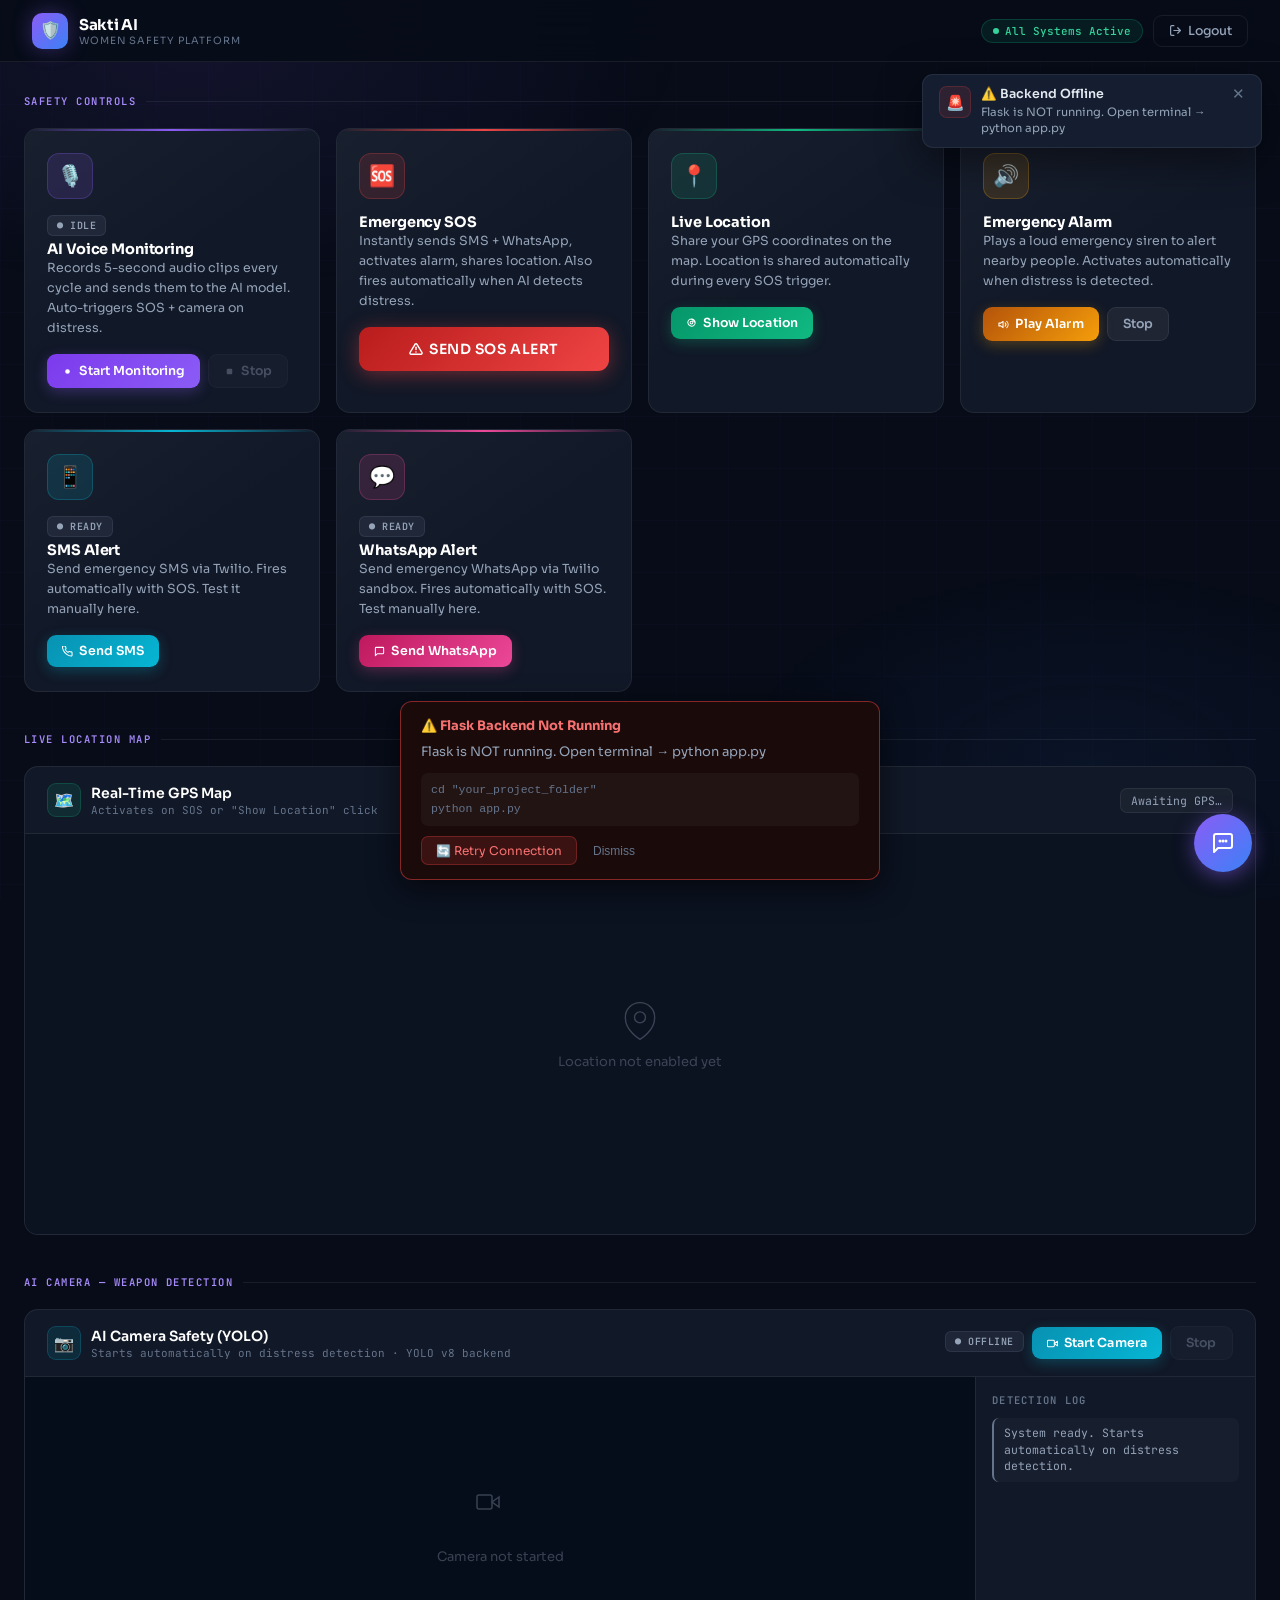
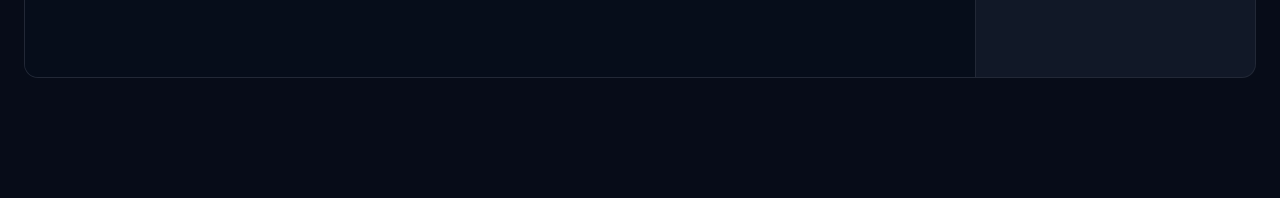
<file: Women Safety ai/frontend/dashboard.html>
<!DOCTYPE html>
<html lang="en">
<head>
<meta charset="UTF-8"/>
<meta name="viewport" content="width=device-width, initial-scale=1.0"/>
<title>Sakti AI — Dashboard</title>
<link href="https://fonts.googleapis.com/css2?family=Sora:wght@300;400;500;600;700;800&family=JetBrains+Mono:wght@400;500;600&display=swap" rel="stylesheet"/>
<style>
*,*::before,*::after{box-sizing:border-box;margin:0;padding:0}
:root{
  --bg:#070c18;--card:#111827;--card2:#141e30;
  --border:rgba(255,255,255,0.07);
  --purple:#8b5cf6;--purple2:#a78bfa;--blue:#3b82f6;
  --red:#ef4444;--green:#10b981;--amber:#f59e0b;
  --teal:#06b6d4;--pink:#ec4899;
  --text:#e2e8f0;--muted:#64748b;--dim:#94a3b8;
  --font:'Sora',sans-serif;--mono:'JetBrains Mono',monospace;--r:14px
}
html{scroll-behavior:smooth}
body{font-family:var(--font);background:var(--bg);color:var(--text);min-height:100vh;overflow-x:hidden}
body::before{content:'';position:fixed;inset:0;pointer-events:none;z-index:0;
  background:radial-gradient(ellipse 70% 50% at 15% 5%,rgba(139,92,246,.09) 0%,transparent 55%),
    radial-gradient(ellipse 50% 40% at 85% 85%,rgba(59,130,246,.07) 0%,transparent 55%)}
body::after{content:'';position:fixed;inset:0;pointer-events:none;z-index:0;
  background-image:linear-gradient(rgba(139,92,246,.025) 1px,transparent 1px),linear-gradient(90deg,rgba(139,92,246,.025) 1px,transparent 1px);
  background-size:52px 52px}

/* HEADER */
header{position:sticky;top:0;z-index:100;display:flex;align-items:center;justify-content:space-between;
  padding:0 2rem;height:62px;background:rgba(7,12,24,.92);backdrop-filter:blur(20px);border-bottom:1px solid var(--border)}
.logo{display:flex;align-items:center;gap:11px}
.logo-mark{width:36px;height:36px;border-radius:10px;flex-shrink:0;font-size:17px;
  background:linear-gradient(135deg,var(--purple),var(--blue));display:grid;place-items:center;
  box-shadow:0 0 20px rgba(139,92,246,.35)}
.logo-name{font-size:15px;font-weight:700;letter-spacing:-.02em;
  background:linear-gradient(90deg,#fff 30%,var(--purple2));-webkit-background-clip:text;-webkit-text-fill-color:transparent;background-clip:text}
.logo-tag{font-size:10px;color:var(--muted);letter-spacing:.1em;text-transform:uppercase;-webkit-text-fill-color:var(--muted)}
.hdr-right{display:flex;align-items:center;gap:10px}
.sys-pill{display:flex;align-items:center;gap:6px;background:rgba(16,185,129,.1);border:1px solid rgba(16,185,129,.22);
  border-radius:20px;padding:4px 11px;font-size:11px;font-weight:500;color:#34d399;font-family:var(--mono)}
.sys-dot{width:6px;height:6px;border-radius:50%;background:#34d399;animation:blink 2s infinite}
@keyframes blink{0%,100%{opacity:1}50%{opacity:.4}}
.btn-logout{display:flex;align-items:center;gap:6px;padding:7px 15px;border-radius:9px;
  background:transparent;border:1px solid var(--border);color:var(--dim);
  font-family:var(--font);font-size:12.5px;font-weight:500;cursor:pointer;transition:all .2s}
.btn-logout:hover{background:rgba(255,255,255,.06);color:var(--text)}

/* LAYOUT */
.wrap{position:relative;z-index:1;max-width:1280px;margin:0 auto;padding:2rem 1.5rem 5rem}
.sec-label{display:flex;align-items:center;gap:10px;margin-bottom:1.25rem}
.sec-label span{font-size:10.5px;font-weight:600;letter-spacing:.14em;text-transform:uppercase;
  color:var(--purple2);font-family:var(--mono);white-space:nowrap}
.sec-line{flex:1;height:1px;background:var(--border)}

/* CARDS */
.cards-grid{display:grid;grid-template-columns:repeat(auto-fill,minmax(255px,1fr));gap:16px;margin-bottom:2.5rem}
.card{background:var(--card);border:1px solid var(--border);border-radius:var(--r);
  padding:1.5rem 1.4rem;display:flex;flex-direction:column;gap:14px;
  position:relative;overflow:hidden;transition:transform .25s,border-color .25s,box-shadow .25s}
.card::before{content:'';position:absolute;inset:0;border-radius:var(--r);pointer-events:none;
  background:linear-gradient(145deg,rgba(255,255,255,.03) 0%,transparent 50%)}
.card:hover{transform:translateY(-3px);border-color:rgba(255,255,255,.12);box-shadow:0 16px 50px rgba(0,0,0,.35)}
.card-accent{position:absolute;top:0;left:0;right:0;height:2px}
.acc-purple{background:linear-gradient(90deg,transparent,var(--purple),transparent)}
.acc-red{background:linear-gradient(90deg,transparent,var(--red),transparent)}
.acc-green{background:linear-gradient(90deg,transparent,var(--green),transparent)}
.acc-amber{background:linear-gradient(90deg,transparent,var(--amber),transparent)}
.acc-teal{background:linear-gradient(90deg,transparent,var(--teal),transparent)}
.acc-pink{background:linear-gradient(90deg,transparent,var(--pink),transparent)}
.card-icon{width:46px;height:46px;border-radius:12px;display:grid;place-items:center;font-size:21px;flex-shrink:0}
.ci-purple{background:rgba(139,92,246,.14);border:1px solid rgba(139,92,246,.25)}
.ci-red{background:rgba(239,68,68,.14);border:1px solid rgba(239,68,68,.25)}
.ci-green{background:rgba(16,185,129,.14);border:1px solid rgba(16,185,129,.25)}
.ci-amber{background:rgba(245,158,11,.14);border:1px solid rgba(245,158,11,.25)}
.ci-teal{background:rgba(6,182,212,.14);border:1px solid rgba(6,182,212,.25)}
.ci-pink{background:rgba(236,72,153,.14);border:1px solid rgba(236,72,153,.25)}
.card-title{font-size:14.5px;font-weight:700;color:#fff;letter-spacing:-.01em}
.card-desc{font-size:12.5px;color:var(--dim);line-height:1.6;flex:1}
.card-actions{display:flex;gap:8px;flex-wrap:wrap;margin-top:2px}

/* BADGES */
.badge{display:inline-flex;align-items:center;gap:5px;padding:3px 9px;border-radius:6px;
  font-size:10px;font-weight:600;font-family:var(--mono);letter-spacing:.05em;margin-bottom:4px}
.badge-idle{background:rgba(100,116,139,.15);color:var(--dim);border:1px solid rgba(100,116,139,.2)}
.badge-live{background:rgba(16,185,129,.12);color:#34d399;border:1px solid rgba(16,185,129,.25)}
.badge-live .bd{width:5px;height:5px;border-radius:50%;background:#34d399;animation:blink 1s infinite}
.badge-warn{background:rgba(239,68,68,.12);color:#fca5a5;border:1px solid rgba(239,68,68,.25)}
.badge-ok{background:rgba(16,185,129,.12);color:#6ee7b7;border:1px solid rgba(16,185,129,.25)}
.badge-info{background:rgba(59,130,246,.12);color:#93c5fd;border:1px solid rgba(59,130,246,.25)}
.badge-analyzing{background:rgba(245,158,11,.12);color:#fcd34d;border:1px solid rgba(245,158,11,.25)}

/* BUTTONS */
.btn{display:inline-flex;align-items:center;justify-content:center;gap:6px;
  padding:8px 15px;border-radius:9px;border:none;cursor:pointer;
  font-family:var(--font);font-size:12.5px;font-weight:600;transition:all .2s;letter-spacing:.01em}
.btn:active{transform:scale(.96)}
.btn:disabled{opacity:.4;cursor:not-allowed;transform:none!important;pointer-events:none}
.btn-purple{background:linear-gradient(135deg,#7c3aed,var(--purple));color:#fff;box-shadow:0 4px 14px rgba(139,92,246,.3)}
.btn-purple:hover:not(:disabled){box-shadow:0 6px 22px rgba(139,92,246,.5);transform:translateY(-1px)}
.btn-red{background:linear-gradient(135deg,#dc2626,var(--red));color:#fff;box-shadow:0 4px 14px rgba(239,68,68,.32)}
.btn-red:hover{box-shadow:0 6px 22px rgba(239,68,68,.52);transform:translateY(-1px)}
.btn-green{background:linear-gradient(135deg,#059669,var(--green));color:#fff;box-shadow:0 4px 14px rgba(16,185,129,.28)}
.btn-green:hover{box-shadow:0 6px 22px rgba(16,185,129,.46);transform:translateY(-1px)}
.btn-amber{background:linear-gradient(135deg,#b45309,var(--amber));color:#fff;box-shadow:0 4px 14px rgba(245,158,11,.28)}
.btn-amber:hover{box-shadow:0 6px 22px rgba(245,158,11,.46);transform:translateY(-1px)}
.btn-teal{background:linear-gradient(135deg,#0891b2,var(--teal));color:#fff;box-shadow:0 4px 14px rgba(6,182,212,.28)}
.btn-teal:hover{box-shadow:0 6px 22px rgba(6,182,212,.46);transform:translateY(-1px)}
.btn-pink{background:linear-gradient(135deg,#be185d,var(--pink));color:#fff;box-shadow:0 4px 14px rgba(236,72,153,.28)}
.btn-pink:hover{box-shadow:0 6px 22px rgba(236,72,153,.46);transform:translateY(-1px)}
.btn-ghost{background:rgba(255,255,255,.06);color:var(--dim);border:1px solid var(--border)}
.btn-ghost:hover:not(:disabled){background:rgba(255,255,255,.1);color:var(--text)}
.btn-sos-main{width:100%;padding:13px;font-size:14px;letter-spacing:.04em;
  background:linear-gradient(135deg,#b91c1c,var(--red));color:#fff;border-radius:11px;
  box-shadow:0 4px 20px rgba(239,68,68,.4);animation:sos-glow 1.6s ease-in-out infinite}
@keyframes sos-glow{0%,100%{box-shadow:0 4px 20px rgba(239,68,68,.4)}50%{box-shadow:0 6px 32px rgba(239,68,68,.65)}}
.btn-sos-main:hover{animation:none;box-shadow:0 8px 36px rgba(239,68,68,.7);transform:translateY(-1px)}

/* VOICE ANALYSER VISUALISER */
.voice-viz{
  display:none;align-items:flex-end;justify-content:center;gap:3px;
  height:36px;margin:4px 0;
}
.voice-viz.show{display:flex}
.vbar{width:4px;border-radius:2px;background:var(--purple2);animation:vwave 1s ease-in-out infinite}
.vbar:nth-child(2){animation-delay:.1s;background:var(--blue)}
.vbar:nth-child(3){animation-delay:.2s}
.vbar:nth-child(4){animation-delay:.3s;background:var(--teal)}
.vbar:nth-child(5){animation-delay:.4s}
.vbar:nth-child(6){animation-delay:.5s;background:var(--blue)}
.vbar:nth-child(7){animation-delay:.15s}
@keyframes vwave{0%,100%{height:6px;opacity:.5}50%{height:28px;opacity:1}}

/* RESULT PANEL — inside voice card */
.result-panel{
  display:none;border-radius:9px;padding:10px 12px;
  font-size:12px;font-family:var(--mono);line-height:1.5;
  border:1px solid;margin-top:-4px
}
.result-panel.show{display:block}
.result-panel.safe{background:rgba(16,185,129,.08);border-color:rgba(16,185,129,.25);color:#6ee7b7}
.result-panel.danger{background:rgba(239,68,68,.1);border-color:rgba(239,68,68,.3);color:#fca5a5;animation:panel-pulse 1s ease-in-out 3}
@keyframes panel-pulse{0%,100%{background:rgba(239,68,68,.1)}50%{background:rgba(239,68,68,.2)}}
.result-panel .rp-label{font-size:11px;opacity:.7;margin-bottom:2px;text-transform:uppercase;letter-spacing:.08em}
.result-panel .rp-value{font-size:13.5px;font-weight:700}
.result-panel .rp-conf{font-size:10.5px;opacity:.7;margin-top:2px}

/* CONFIDENCE BAR */
.conf-bar-wrap{margin-top:6px}
.conf-bar-bg{height:4px;background:rgba(255,255,255,.08);border-radius:2px;overflow:hidden}
.conf-bar-fill{height:100%;border-radius:2px;transition:width .6s ease,background .4s}
.conf-bar-label{font-size:10px;opacity:.6;margin-top:3px;text-align:right}

/* MAP */
.map-wrap{background:var(--card);border:1px solid var(--border);border-radius:var(--r);overflow:hidden;margin-bottom:2.5rem}
.map-hdr{display:flex;align-items:center;justify-content:space-between;padding:1rem 1.4rem;border-bottom:1px solid var(--border)}
.map-hdr-left{display:flex;align-items:center;gap:10px}
.map-hdr-icon{width:34px;height:34px;border-radius:9px;background:rgba(16,185,129,.12);border:1px solid rgba(16,185,129,.22);display:grid;place-items:center;font-size:16px}
.map-hdr-title{font-size:14px;font-weight:600;color:#fff}
.map-hdr-sub{font-size:11px;color:var(--muted);margin-top:1px;font-family:var(--mono)}
.map-coords{font-size:11.5px;font-family:var(--mono);color:var(--dim);background:rgba(255,255,255,.04);padding:4px 10px;border-radius:7px;border:1px solid var(--border)}
#map{width:100%;height:400px;background:#0b1220;display:flex;align-items:center;justify-content:center;flex-direction:column;gap:10px}
#map iframe{width:100%;height:100%;border:none;display:block}
.map-ph{display:flex;flex-direction:column;align-items:center;gap:10px;opacity:.35}
.map-ph svg{width:44px;height:44px;stroke:var(--dim)}
.map-ph span{font-size:13px;color:var(--dim)}

/* CAMERA */
.camera-wrap{background:var(--card);border:1px solid var(--border);border-radius:var(--r);overflow:hidden;margin-bottom:2.5rem}
.camera-hdr{display:flex;align-items:center;justify-content:space-between;padding:1rem 1.4rem;border-bottom:1px solid var(--border);flex-wrap:wrap;gap:10px}
.camera-hdr-left{display:flex;align-items:center;gap:10px}
.camera-hdr-icon{width:34px;height:34px;border-radius:9px;background:rgba(6,182,212,.12);border:1px solid rgba(6,182,212,.22);display:grid;place-items:center;font-size:16px}
.camera-hdr-title{font-size:14px;font-weight:600;color:#fff}
.camera-hdr-sub{font-size:11px;color:var(--muted);margin-top:1px;font-family:var(--mono)}
.camera-body{display:grid;grid-template-columns:1fr 280px;min-height:300px}
@media(max-width:720px){.camera-body{grid-template-columns:1fr}}
#cameraFeed{position:relative;background:#060d1a;display:flex;align-items:center;justify-content:center;min-height:300px}
#camVideo{width:100%;max-height:380px;object-fit:cover;display:none;vertical-align:top}
.cam-ph{display:flex;flex-direction:column;align-items:center;gap:10px;opacity:.35}
.cam-ph svg{width:48px;height:48px;stroke:var(--dim)}
.cam-ph span{font-size:13px;color:var(--dim)}
.weapon-banner{display:none;position:absolute;top:12px;left:50%;transform:translateX(-50%);
  background:rgba(239,68,68,.92);color:#fff;padding:8px 20px;border-radius:8px;
  font-size:13px;font-weight:700;letter-spacing:.05em;white-space:nowrap;z-index:10;backdrop-filter:blur(8px)}
.weapon-banner.show{display:block;animation:wbfin .3s ease}
@keyframes wbfin{from{opacity:0;transform:translateX(-50%) scale(.9)}to{opacity:1;transform:translateX(-50%) scale(1)}}
.camera-log{border-left:1px solid var(--border);padding:1rem;display:flex;flex-direction:column;gap:7px;overflow-y:auto;max-height:380px}
.log-title{font-size:10.5px;font-weight:600;letter-spacing:.12em;text-transform:uppercase;color:var(--muted);font-family:var(--mono);margin-bottom:4px;flex-shrink:0}
.log-entry{padding:7px 10px;border-radius:7px;font-size:11.5px;font-family:var(--mono);border-left:2px solid;line-height:1.45;flex-shrink:0}
.log-ok{background:rgba(16,185,129,.07);border-color:var(--green);color:#6ee7b7}
.log-warn{background:rgba(239,68,68,.09);border-color:var(--red);color:#fca5a5}
.log-info{background:rgba(59,130,246,.07);border-color:var(--blue);color:#93c5fd}
.log-dim{background:rgba(100,116,139,.07);border-color:var(--muted);color:var(--dim)}

/* SOS OVERLAY */
.sos-overlay{display:none;position:fixed;inset:0;background:rgba(0,0,0,.75);backdrop-filter:blur(6px);z-index:500;align-items:center;justify-content:center}
.sos-overlay.show{display:flex;animation:sfin .3s ease}
@keyframes sfin{from{opacity:0}to{opacity:1}}
.sos-modal{background:var(--card2);border:2px solid var(--red);border-radius:20px;
  padding:2.5rem;text-align:center;max-width:420px;width:90%;
  box-shadow:0 0 80px rgba(239,68,68,.3);animation:pop-in .4s cubic-bezier(.34,1.56,.64,1)}
@keyframes pop-in{from{transform:scale(.7);opacity:0}to{transform:scale(1);opacity:1}}
.sos-ico{font-size:52px;animation:sob 1s ease-in-out infinite;display:block;margin-bottom:14px}
@keyframes sob{0%,100%{transform:scale(1)}50%{transform:scale(1.12)}}
.sos-modal h2{font-size:22px;font-weight:800;color:var(--red);letter-spacing:-.02em;margin-bottom:8px}
.sos-modal p{font-size:13px;color:var(--dim);line-height:1.7;margin-bottom:1.5rem}
.sos-trigger-reason{font-size:11px;font-family:var(--mono);background:rgba(239,68,68,.1);
  border:1px solid rgba(239,68,68,.2);border-radius:7px;padding:6px 12px;
  color:#fca5a5;margin-bottom:1.2rem;display:inline-block}
.sos-grid{display:grid;grid-template-columns:1fr 1fr;gap:8px;margin-bottom:1.5rem}
.sos-stat{background:rgba(255,255,255,.04);border:1px solid var(--border);border-radius:10px;padding:10px;text-align:center}
.sos-stat .si{font-size:20px;margin-bottom:4px}
.sos-stat .sl{font-size:10px;font-family:var(--mono);color:var(--muted);text-transform:uppercase;letter-spacing:.08em}
.sos-stat .sv{font-size:12px;font-weight:600;font-family:var(--mono);margin-top:3px}
.sv.sent{color:#34d399}.sv.sending{color:var(--amber)}.sv.fail{color:var(--red)}
.btn-dismiss{width:100%;padding:12px;border-radius:10px;border:none;cursor:pointer;
  background:rgba(239,68,68,.14);border:1px solid rgba(239,68,68,.3);
  color:var(--red);font-family:var(--font);font-size:13.5px;font-weight:600;transition:all .2s}
.btn-dismiss:hover{background:rgba(239,68,68,.24)}

/* TOAST STACK */
.toast-stack{position:fixed;top:74px;right:18px;z-index:400;display:flex;flex-direction:column;gap:8px;pointer-events:none}
.toast{background:var(--card2);border:1px solid var(--border);border-radius:11px;
  padding:11px 16px;min-width:270px;max-width:340px;
  display:flex;align-items:flex-start;gap:10px;
  box-shadow:0 12px 40px rgba(0,0,0,.5);
  transform:translateX(115%);transition:transform .35s cubic-bezier(.34,1.56,.64,1);pointer-events:auto}
.toast.show{transform:translateX(0)}
.toast-ico{width:32px;height:32px;border-radius:8px;display:grid;place-items:center;font-size:15px;flex-shrink:0}
.ti-danger{background:rgba(239,68,68,.12);border:1px solid rgba(239,68,68,.2)}
.ti-success{background:rgba(16,185,129,.12);border:1px solid rgba(16,185,129,.2)}
.ti-info{background:rgba(59,130,246,.12);border:1px solid rgba(59,130,246,.2)}
.ti-warn{background:rgba(245,158,11,.12);border:1px solid rgba(245,158,11,.2)}
.toast-body{flex:1}
.toast-title{font-size:12.5px;font-weight:600;margin-bottom:2px}
.toast-msg{font-size:11.5px;color:var(--dim);line-height:1.4}
.toast-close{background:none;border:none;color:var(--muted);cursor:pointer;font-size:15px;line-height:1;flex-shrink:0}

/* spinner */
.spin{display:inline-block;width:12px;height:12px;border-radius:50%;
  border:2px solid rgba(255,255,255,.3);border-top-color:#fff;animation:spinr .7s linear infinite}
@keyframes spinr{to{transform:rotate(360deg)}}

@media(max-width:640px){
  header{padding:0 1rem}
  .logo-tag,.sys-pill{display:none}
  .wrap{padding:1.2rem 1rem 3rem}
  .cards-grid{grid-template-columns:1fr}
  .toast-stack{right:8px;left:8px}
  .toast{min-width:unset}
  .camera-body{grid-template-columns:1fr}
  .camera-log{border-left:none;border-top:1px solid var(--border)}
}

/* ── CHATBOT WIDGET ── */
#sakti-chat-btn {
  position: fixed;
  bottom: 28px;
  right: 28px;
  z-index: 800;
  width: 58px;
  height: 58px;
  border-radius: 50%;
  background: linear-gradient(135deg, #8b5cf6, #3b82f6);
  border: none;
  cursor: pointer;
  display: flex;
  align-items: center;
  justify-content: center;
  box-shadow: 0 4px 20px rgba(139, 92, 246, 0.5);
  transition: transform 0.2s, box-shadow 0.2s;
}
#sakti-chat-btn:hover {
  transform: scale(1.08);
  box-shadow: 0 6px 28px rgba(139, 92, 246, 0.65);
}
#sakti-chat-btn svg { pointer-events: none; }
 
/* Unread badge */
#chat-badge {
  position: absolute;
  top: -2px;
  right: -2px;
  width: 18px;
  height: 18px;
  border-radius: 50%;
  background: #ef4444;
  color: #fff;
  font-size: 10px;
  font-weight: 700;
  display: none;
  align-items: center;
  justify-content: center;
  border: 2px solid #070c18;
  font-family: 'Sora', sans-serif;
}
 
/* ── CHAT WINDOW ── */
#sakti-chat-window {
  position: fixed;
  bottom: 98px;
  right: 28px;
  z-index: 800;
  width: 360px;
  max-height: 520px;
  background: #111827;
  border: 1px solid rgba(139, 92, 246, 0.25);
  border-radius: 18px;
  display: flex;
  flex-direction: column;
  overflow: hidden;
  box-shadow: 0 20px 60px rgba(0, 0, 0, 0.6);
  transform: scale(0.92) translateY(16px);
  opacity: 0;
  pointer-events: none;
  transition: transform 0.25s cubic-bezier(0.34, 1.56, 0.64, 1),
              opacity 0.2s ease;
}
#sakti-chat-window.open {
  transform: scale(1) translateY(0);
  opacity: 1;
  pointer-events: all;
}
 
/* Chat header */
#chat-header {
  display: flex;
  align-items: center;
  gap: 10px;
  padding: 14px 16px;
  background: linear-gradient(135deg, rgba(139,92,246,0.2), rgba(59,130,246,0.12));
  border-bottom: 1px solid rgba(255,255,255,0.07);
  flex-shrink: 0;
}
#chat-header-icon {
  width: 36px;
  height: 36px;
  border-radius: 10px;
  background: linear-gradient(135deg, #8b5cf6, #3b82f6);
  display: flex;
  align-items: center;
  justify-content: center;
  font-size: 18px;
  flex-shrink: 0;
}
#chat-header-info { flex: 1; }
#chat-header-title {
  font-size: 13.5px;
  font-weight: 700;
  color: #fff;
  font-family: 'Sora', sans-serif;
  letter-spacing: -0.01em;
}
#chat-header-sub {
  font-size: 11px;
  color: #34d399;
  font-family: 'JetBrains Mono', monospace;
  display: flex;
  align-items: center;
  gap: 5px;
  margin-top: 2px;
}
.chat-online-dot {
  width: 6px;
  height: 6px;
  border-radius: 50%;
  background: #34d399;
  animation: blink 2s infinite;
  flex-shrink: 0;
}
#chat-close-btn {
  background: rgba(255,255,255,0.08);
  border: none;
  border-radius: 8px;
  color: #94a3b8;
  cursor: pointer;
  padding: 5px 8px;
  font-size: 15px;
  line-height: 1;
  transition: color 0.2s, background 0.2s;
  flex-shrink: 0;
}
#chat-close-btn:hover { color: #fff; background: rgba(255,255,255,0.14); }
 
/* Quick action pills */
#chat-quick-actions {
  display: flex;
  gap: 6px;
  padding: 10px 14px;
  overflow-x: auto;
  flex-shrink: 0;
  border-bottom: 1px solid rgba(255,255,255,0.05);
  scrollbar-width: none;
}
#chat-quick-actions::-webkit-scrollbar { display: none; }
.quick-pill {
  white-space: nowrap;
  padding: 5px 11px;
  border-radius: 20px;
  border: 1px solid rgba(139,92,246,0.3);
  background: rgba(139,92,246,0.1);
  color: #a78bfa;
  font-size: 11.5px;
  font-weight: 600;
  cursor: pointer;
  font-family: 'Sora', sans-serif;
  transition: all 0.2s;
  flex-shrink: 0;
}
.quick-pill:hover {
  background: rgba(139,92,246,0.22);
  border-color: rgba(139,92,246,0.6);
  color: #c4b5fd;
  transform: translateY(-1px);
}
.quick-pill.danger {
  border-color: rgba(239,68,68,0.4);
  background: rgba(239,68,68,0.1);
  color: #fca5a5;
}
.quick-pill.danger:hover {
  background: rgba(239,68,68,0.2);
  border-color: rgba(239,68,68,0.7);
}
 
/* Message list */
#chat-messages {
  flex: 1;
  overflow-y: auto;
  padding: 14px;
  display: flex;
  flex-direction: column;
  gap: 10px;
  scrollbar-width: thin;
  scrollbar-color: rgba(139,92,246,0.3) transparent;
}
#chat-messages::-webkit-scrollbar { width: 4px; }
#chat-messages::-webkit-scrollbar-thumb {
  background: rgba(139,92,246,0.3);
  border-radius: 2px;
}
 
/* Individual message bubbles */
.chat-msg {
  display: flex;
  gap: 8px;
  align-items: flex-end;
  animation: msg-in 0.25s ease;
}
@keyframes msg-in {
  from { opacity: 0; transform: translateY(8px); }
  to   { opacity: 1; transform: translateY(0); }
}
.chat-msg.user { flex-direction: row-reverse; }
 
.msg-avatar {
  width: 28px;
  height: 28px;
  border-radius: 8px;
  display: flex;
  align-items: center;
  justify-content: center;
  font-size: 14px;
  flex-shrink: 0;
}
.bot-avatar  { background: rgba(139,92,246,0.18); border: 1px solid rgba(139,92,246,0.25); }
.user-avatar { background: rgba(59,130,246,0.18);  border: 1px solid rgba(59,130,246,0.25); }
 
.msg-bubble {
  max-width: 78%;
  padding: 9px 13px;
  border-radius: 14px;
  font-size: 13px;
  line-height: 1.55;
  font-family: 'Sora', sans-serif;
}
.chat-msg.bot .msg-bubble {
  background: rgba(255,255,255,0.06);
  border: 1px solid rgba(255,255,255,0.08);
  color: #e2e8f0;
  border-bottom-left-radius: 4px;
}
.chat-msg.user .msg-bubble {
  background: linear-gradient(135deg, rgba(139,92,246,0.3), rgba(59,130,246,0.25));
  border: 1px solid rgba(139,92,246,0.3);
  color: #e2e8f0;
  border-bottom-right-radius: 4px;
}
.chat-msg.bot.emergency .msg-bubble {
  background: rgba(239,68,68,0.12);
  border-color: rgba(239,68,68,0.3);
  color: #fca5a5;
}
 
.msg-time {
  font-size: 10px;
  color: #475569;
  margin-top: 3px;
  font-family: 'JetBrains Mono', monospace;
  padding: 0 2px;
}
.chat-msg.user .msg-time { text-align: right; }
 
/* Typing indicator */
.typing-indicator {
  display: flex;
  gap: 4px;
  padding: 10px 14px;
  align-items: center;
}
.typing-dot {
  width: 6px;
  height: 6px;
  border-radius: 50%;
  background: #6d28d9;
  animation: typing 1s ease-in-out infinite;
}
.typing-dot:nth-child(2) { animation-delay: 0.2s; }
.typing-dot:nth-child(3) { animation-delay: 0.4s; }
@keyframes typing {
  0%, 100% { transform: translateY(0); opacity: 0.5; }
  50%       { transform: translateY(-4px); opacity: 1; }
}
 
/* Input area */
#chat-input-area {
  display: flex;
  align-items: center;
  gap: 8px;
  padding: 12px 14px;
  border-top: 1px solid rgba(255,255,255,0.07);
  flex-shrink: 0;
}
#chat-input {
  flex: 1;
  background: rgba(255,255,255,0.06);
  border: 1px solid rgba(255,255,255,0.1);
  border-radius: 10px;
  color: #e2e8f0;
  font-family: 'Sora', sans-serif;
  font-size: 13px;
  padding: 9px 13px;
  outline: none;
  transition: border-color 0.2s;
  resize: none;
}
#chat-input::placeholder { color: #475569; }
#chat-input:focus { border-color: rgba(139,92,246,0.5); }
#chat-send-btn {
  width: 38px;
  height: 38px;
  border-radius: 10px;
  background: linear-gradient(135deg, #8b5cf6, #3b82f6);
  border: none;
  cursor: pointer;
  display: flex;
  align-items: center;
  justify-content: center;
  flex-shrink: 0;
  transition: transform 0.15s, box-shadow 0.15s;
}
#chat-send-btn:hover {
  transform: scale(1.08);
  box-shadow: 0 4px 14px rgba(139,92,246,0.4);
}
#chat-send-btn:disabled { opacity: 0.4; cursor: not-allowed; transform: none; }
 
/* Mobile responsive */
@media (max-width: 420px) {
  #sakti-chat-window { width: calc(100vw - 24px); right: 12px; bottom: 90px; }
  #sakti-chat-btn { bottom: 18px; right: 18px; }
}
</style>
</head>
<body>

<header>
  <div class="logo">
    <div class="logo-mark">🛡️</div>
    <div>
      <div class="logo-name">Sakti AI</div>
      <div class="logo-tag">Women Safety Platform</div>
    </div>
  </div>
  <div class="hdr-right">
    <div class="sys-pill"><span class="sys-dot"></span>All Systems Active</div>
    <button class="btn-logout" onclick="logout()">
      <svg width="13" height="13" viewBox="0 0 24 24" fill="none" stroke="currentColor" stroke-width="2.2" stroke-linecap="round" stroke-linejoin="round">
        <path d="M9 21H5a2 2 0 01-2-2V5a2 2 0 012-2h4"/><polyline points="16 17 21 12 16 7"/><line x1="21" y1="12" x2="9" y2="12"/>
      </svg>
      Logout
    </button>
  </div>
</header>

<div class="wrap">

  <div class="sec-label"><span>Safety Controls</span><div class="sec-line"></div></div>

  <div class="cards-grid">

    <!-- ── CARD 1: AI VOICE MONITORING ── -->
    <div class="card">
      <div class="card-accent acc-purple"></div>
      <div class="card-icon ci-purple">🎙️</div>
      <div>
        <div class="badge badge-idle" id="voiceBadge">● IDLE</div>
        <div class="card-title">AI Voice Monitoring</div>
        <p class="card-desc">Records 5-second audio clips every cycle and sends them to the AI model. Auto-triggers SOS + camera on distress.</p>
      </div>

      <!-- Animated waveform shown while analysing -->
      <div class="voice-viz" id="voiceViz">
        <div class="vbar" style="height:8px"></div>
        <div class="vbar" style="height:18px"></div>
        <div class="vbar" style="height:24px"></div>
        <div class="vbar" style="height:14px"></div>
        <div class="vbar" style="height:28px"></div>
        <div class="vbar" style="height:20px"></div>
        <div class="vbar" style="height:10px"></div>
      </div>

      <!-- Result display panel -->
      <div class="result-panel" id="resultPanel">
        <div class="rp-label">Last Analysis</div>
        <div class="rp-value" id="resultValue">—</div>
        <div class="rp-conf" id="resultConf"></div>
        <div class="conf-bar-wrap">
          <div class="conf-bar-bg"><div class="conf-bar-fill" id="confBar" style="width:0%;background:var(--green)"></div></div>
          <div class="conf-bar-label" id="confLabel">0%</div>
        </div>
      </div>

      <div class="card-actions">
        <button class="btn btn-purple" id="btnStart" onclick="startMonitoring()">
          <svg width="11" height="11" viewBox="0 0 24 24" fill="currentColor"><circle cx="12" cy="12" r="5"/></svg>
          Start Monitoring
        </button>
        <button class="btn btn-ghost" id="btnStop" onclick="stopMonitoring()" disabled>
          <svg width="11" height="11" viewBox="0 0 24 24" fill="currentColor"><rect x="6" y="6" width="12" height="12" rx="2"/></svg>
          Stop
        </button>
      </div>
    </div>

    <!-- ── CARD 2: SOS ── -->
    <div class="card">
      <div class="card-accent acc-red"></div>
      <div class="card-icon ci-red">🆘</div>
      <div>
        <div class="card-title">Emergency SOS</div>
        <p class="card-desc">Instantly sends SMS + WhatsApp, activates alarm, shares location. Also fires automatically when AI detects distress.</p>
      </div>
      <div class="card-actions" style="width:100%">
        <button class="btn btn-sos-main" onclick="triggerSOS('Manual SOS')">
          <svg width="14" height="14" viewBox="0 0 24 24" fill="none" stroke="currentColor" stroke-width="2.5" stroke-linecap="round" stroke-linejoin="round">
            <path d="M10.29 3.86L1.82 18a2 2 0 001.71 3h16.94a2 2 0 001.71-3L13.71 3.86a2 2 0 00-3.42 0z"/>
            <line x1="12" y1="9" x2="12" y2="13"/><line x1="12" y1="17" x2="12.01" y2="17"/>
          </svg>
          SEND SOS ALERT
        </button>
      </div>
    </div>

    <!-- ── CARD 3: LOCATION ── -->
    <div class="card">
      <div class="card-accent acc-green"></div>
      <div class="card-icon ci-green">📍</div>
      <div>
        <div class="card-title">Live Location</div>
        <p class="card-desc">Share your GPS coordinates on the map. Location is shared automatically during every SOS trigger.</p>
      </div>
      <div class="card-actions">
        <button class="btn btn-green" onclick="shareLocation()">
          <svg width="11" height="11" viewBox="0 0 24 24" fill="none" stroke="currentColor" stroke-width="2.2" stroke-linecap="round" stroke-linejoin="round">
            <circle cx="12" cy="10" r="3"/><path d="M12 2a8 8 0 010 16c-4.4 0-8-5-8-8a8 8 0 0116 0z"/>
          </svg>
          Show Location
        </button>
      </div>
    </div>

    <!-- ── CARD 4: ALARM ── -->
    <div class="card">
      <div class="card-accent acc-amber"></div>
      <div class="card-icon ci-amber">🔊</div>
      <div>
        <div class="card-title">Emergency Alarm</div>
        <p class="card-desc">Plays a loud emergency siren to alert nearby people. Activates automatically when distress is detected.</p>
      </div>
      <div class="card-actions">
        <button class="btn btn-amber" id="btnAlarm" onclick="playAlarm()">
          <svg width="11" height="11" viewBox="0 0 24 24" fill="none" stroke="currentColor" stroke-width="2.2" stroke-linecap="round" stroke-linejoin="round">
            <polygon points="11 5 6 9 2 9 2 15 6 15 11 19 11 5"/>
            <path d="M19.07 4.93a10 10 0 010 14.14"/><path d="M15.54 8.46a5 5 0 010 7.07"/>
          </svg>
          Play Alarm
        </button>
        <button class="btn btn-ghost" onclick="stopAlarm()">Stop</button>
      </div>
    </div>

    <!-- ── CARD 5: SMS ── -->
    <div class="card">
      <div class="card-accent acc-teal"></div>
      <div class="card-icon ci-teal">📱</div>
      <div>
        <div class="badge badge-idle" id="smsBadge">● READY</div>
        <div class="card-title">SMS Alert</div>
        <p class="card-desc">Send emergency SMS via Twilio. Fires automatically with SOS. Test it manually here.</p>
      </div>
      <div class="card-actions">
        <button class="btn btn-teal" onclick="sendSMS(true)">
          <svg width="11" height="11" viewBox="0 0 24 24" fill="none" stroke="currentColor" stroke-width="2.2" stroke-linecap="round" stroke-linejoin="round">
            <path d="M22 16.92v3a2 2 0 01-2.18 2 19.79 19.79 0 01-8.63-3.07A19.5 19.5 0 013.07 9.81 19.79 19.79 0 01.94 1.18 2 2 0 012.92 0h3a2 2 0 012 1.72c.127.96.361 1.903.7 2.81a2 2 0 01-.45 2.11L7.09 7.91a16 16 0 006 6l1.27-1.27a2 2 0 012.11-.45c.907.339 1.85.573 2.81.7A2 2 0 0122 14.92z"/>
          </svg>
          Send SMS
        </button>
      </div>
    </div>

    <!-- ── CARD 6: WHATSAPP ── -->
    <div class="card">
      <div class="card-accent acc-pink"></div>
      <div class="card-icon ci-pink">💬</div>
      <div>
        <div class="badge badge-idle" id="waBadge">● READY</div>
        <div class="card-title">WhatsApp Alert</div>
        <p class="card-desc">Send emergency WhatsApp via Twilio sandbox. Fires automatically with SOS. Test manually here.</p>
      </div>
      <div class="card-actions">
        <button class="btn btn-pink" onclick="sendWhatsApp(true)">
          <svg width="11" height="11" viewBox="0 0 24 24" fill="none" stroke="currentColor" stroke-width="2.2" stroke-linecap="round" stroke-linejoin="round">
            <path d="M21 15a2 2 0 01-2 2H7l-4 4V5a2 2 0 012-2h14a2 2 0 012 2z"/>
          </svg>
          Send WhatsApp
        </button>
      </div>
    </div>

  </div><!-- /cards-grid -->

  <!-- MAP -->
  <div class="sec-label"><span>Live Location Map</span><div class="sec-line"></div></div>
  <div class="map-wrap">
    <div class="map-hdr">
      <div class="map-hdr-left">
        <div class="map-hdr-icon">🗺️</div>
        <div>
          <div class="map-hdr-title">Real-Time GPS Map</div>
          <div class="map-hdr-sub">Activates on SOS or "Show Location" click</div>
        </div>
      </div>
      <div class="map-coords" id="coordsDisplay">Awaiting GPS…</div>
    </div>
    <div id="map">
      <div class="map-ph" id="mapPh">
        <svg viewBox="0 0 48 48" fill="none">
          <path d="M24 44s-16-9-16-23.6A16 16 0 0124 4a16 16 0 0116 16.4C40 35 24 44 24 44z" stroke-width="1.5"/>
          <circle cx="24" cy="20" r="6" stroke-width="1.5"/>
        </svg>
        <span>Location not enabled yet</span>
      </div>
      <iframe id="mapFrame" allowfullscreen style="display:none;width:100%;height:100%;border:none"></iframe>
    </div>
  </div>

  <!-- CAMERA -->
  <div class="sec-label"><span>AI Camera — Weapon Detection</span><div class="sec-line"></div></div>
  <div class="camera-wrap">
    <div class="camera-hdr">
      <div class="camera-hdr-left">
        <div class="camera-hdr-icon">📷</div>
        <div>
          <div class="camera-hdr-title">AI Camera Safety (YOLO)</div>
          <div class="camera-hdr-sub">Starts automatically on distress detection · YOLO v8 backend</div>
        </div>
      </div>
      <div style="display:flex;align-items:center;gap:8px;flex-wrap:wrap">
        <div class="badge badge-idle" id="camBadge">● OFFLINE</div>
        <button class="btn btn-teal" id="btnCamStart" onclick="startCamera()">
          <svg width="11" height="11" viewBox="0 0 24 24" fill="none" stroke="currentColor" stroke-width="2.2" stroke-linecap="round" stroke-linejoin="round">
            <path d="M23 7l-7 5 7 5V7z"/><rect x="1" y="5" width="15" height="14" rx="2" ry="2"/>
          </svg>
          Start Camera
        </button>
        <button class="btn btn-ghost" id="btnCamStop" onclick="stopCamera()" disabled>Stop</button>
      </div>
    </div>
    <div class="camera-body">
      <div id="cameraFeed">
        <div class="weapon-banner" id="weaponBanner">🚨 WEAPON DETECTED</div>
        <div class="cam-ph" id="camPh">
          <svg viewBox="0 0 48 48" fill="none">
            <path d="M23 7l-7 5 7 5V7z" stroke-width="1.5"/><rect x="1" y="5" width="15" height="14" rx="2" stroke-width="1.5"/>
          </svg>
          <span>Camera not started</span>
        </div>
        <video id="camVideo" autoplay muted playsinline></video>
      </div>
      <div class="camera-log" id="cameraLog">
        <div class="log-title">Detection Log</div>
        <div class="log-entry log-dim">System ready. Starts automatically on distress detection.</div>
      </div>
    </div>
  </div>

</div><!-- /wrap -->

<!-- SOS OVERLAY -->
<div class="sos-overlay" id="sosOverlay">
  <div class="sos-modal">
    <span class="sos-ico">🆘</span>
    <h2>SOS Alert Sent!</h2>
    <div class="sos-trigger-reason" id="sosTriggerReason">Reason: Manual SOS</div>
    <p>Emergency dispatched to all contacts.<br>Live location is being tracked.<br>Camera surveillance activated.</p>
    <div class="sos-grid">
      <div class="sos-stat"><div class="si">📱</div><div class="sl">SMS</div><div class="sv sending" id="sosSmsSt">Sending…</div></div>
      <div class="sos-stat"><div class="si">💬</div><div class="sl">WhatsApp</div><div class="sv sending" id="sosWaSt">Sending…</div></div>
      <div class="sos-stat"><div class="si">📍</div><div class="sl">Location</div><div class="sv sending" id="sosLocSt">Fetching…</div></div>
      <div class="sos-stat"><div class="si">📷</div><div class="sl">Camera</div><div class="sv sending" id="sosCamSt">Starting…</div></div>
    </div>
    <button class="btn-dismiss" onclick="dismissSOS()">Dismiss Alert</button>
  </div>
</div>

<div class="toast-stack" id="toastStack"></div>

<script>
var BACKEND = 'http://127.0.0.1:8000';

// Check backend is running when dashboard loads
window.addEventListener('load', function() {
  setTimeout(checkBackendConnection, 1200);
});

/* ══════════════════════════════════════
   TOAST
══════════════════════════════════════ */
var _tc = 0;
function showToast(title, msg, type) {
  type = type || 'info';
  var icons = { danger:'🚨', success:'✅', info:'ℹ️', warn:'⚠️' };
  var id = 'toast' + (++_tc);
  var el = document.createElement('div');
  el.className = 'toast'; el.id = id;
  el.innerHTML =
    '<div class="toast-ico ti-' + type + '">' + icons[type] + '</div>' +
    '<div class="toast-body"><div class="toast-title">' + title + '</div>' +
    '<div class="toast-msg">' + msg + '</div></div>' +
    '<button class="toast-close" onclick="rmToast(\'' + id + '\')">✕</button>';
  document.getElementById('toastStack').appendChild(el);
  requestAnimationFrame(function(){ el.classList.add('show'); });
  setTimeout(function(){ rmToast(id); }, 5000);
}
function rmToast(id) {
  var el = document.getElementById(id);
  if (!el) return;
  el.classList.remove('show');
  setTimeout(function(){ if (el.parentNode) el.parentNode.removeChild(el); }, 400);
}

/* ══════════════════════════════════════
   LOGOUT
══════════════════════════════════════ */
function logout() {
  stopMonitoring(); stopAlarm(); stopCamera();
  localStorage.removeItem('sakti_token');
  window.location.href = 'index.html';
}

/* ══════════════════════════════════════
   ALARM (Web Audio API — no file needed)
══════════════════════════════════════ */
var _aCtx = null, _aOscs = [], _aOn = false, _aLoop = null;

function playAlarm() {
  if (_aOn) return;
  _aOn = true;
  _sirenLoop();
  var b = document.getElementById('btnAlarm');
  b.innerHTML = '🔊 Active'; b.classList.add('btn-ghost'); b.classList.remove('btn-amber');
  showToast('Alarm Activated', 'Emergency siren is sounding.', 'warn');
}
function _sirenLoop() {
  if (!_aOn) return;
  try {
    _aCtx = new (window.AudioContext || window.webkitAudioContext)();
    var now = _aCtx.currentTime;
    for (var i = 0; i < 14; i++) {
      var osc = _aCtx.createOscillator(), gain = _aCtx.createGain();
      osc.connect(gain); gain.connect(_aCtx.destination);
      osc.type = 'sawtooth';
      var t = now + i * 0.45;
      osc.frequency.setValueAtTime(i % 2 === 0 ? 880 : 1200, t);
      gain.gain.setValueAtTime(0.42, t);
      gain.gain.exponentialRampToValueAtTime(0.001, t + 0.43);
      osc.start(t); osc.stop(t + 0.45);
      _aOscs.push(osc);
    }
    _aLoop = setTimeout(function(){ if (_aOn) _sirenLoop(); }, 6400);
  } catch(e) {}
}
function stopAlarm() {
  _aOn = false; clearTimeout(_aLoop);
  _aOscs.forEach(function(o){ try{ o.stop(); }catch(e){} });
  _aOscs = [];
  if (_aCtx) { _aCtx.close().catch(function(){}); _aCtx = null; }
  var b = document.getElementById('btnAlarm');
  b.innerHTML = '<svg width="11" height="11" viewBox="0 0 24 24" fill="none" stroke="currentColor" stroke-width="2.2" stroke-linecap="round" stroke-linejoin="round"><polygon points="11 5 6 9 2 9 2 15 6 15 11 19 11 5"/><path d="M19.07 4.93a10 10 0 010 14.14"/><path d="M15.54 8.46a5 5 0 010 7.07"/></svg> Play Alarm';
  b.classList.remove('btn-ghost'); b.classList.add('btn-amber');
}

/* ══════════════════════════════════════
   LOCATION
══════════════════════════════════════ */
function shareLocation() {
  if (!navigator.geolocation) { showToast('No GPS', 'Geolocation not supported.', 'warn'); return; }
  showToast('Fetching GPS', 'Requesting coordinates…', 'info');
  navigator.geolocation.getCurrentPosition(
    function(pos) {
      var lat = pos.coords.latitude, lng = pos.coords.longitude;
      document.getElementById('coordsDisplay').textContent = lat.toFixed(6) + '°, ' + lng.toFixed(6) + '°';
      document.getElementById('mapPh').style.display = 'none';
      var f = document.getElementById('mapFrame');
      f.src = 'https://maps.google.com/maps?q=' + lat + ',' + lng + '&z=16&output=embed';
      f.style.display = 'block';
      setSosStatus('sosLocSt', 'Shared ✓', 'sent');
      showToast('Location Found', lat.toFixed(5) + ', ' + lng.toFixed(5), 'success');
      // Also POST to backend
      fetch(BACKEND + '/location', {
        method: 'POST', headers: { 'Content-Type': 'application/json' },
        body: JSON.stringify({ lat: lat, lon: lng })
      }).catch(function(){});
    },
    function(err) {
      showToast('Location Denied', err.message, 'danger');
      setSosStatus('sosLocSt', 'Failed', 'fail');
    },
    { enableHighAccuracy: true, timeout: 10000 }
  );
}

/* ══════════════════════════════════════
   SMS
══════════════════════════════════════ */
function sendSMS(manual) {
  setBadge('smsBadge', 'info', '● SENDING');
  fetch(BACKEND + '/send-sms', { method: 'POST' })
    .then(function(r){ return r.json(); })
    .then(function(d) {
      setBadge('smsBadge', 'ok', '● SENT');
      setSosStatus('sosSmsSt', 'Sent ✓', 'sent');
      if (manual) showToast('SMS Sent', 'Emergency SMS dispatched.', 'success');
      setTimeout(function(){ setBadge('smsBadge','idle','● READY'); }, 6000);
    })
    .catch(function(e) {
      setBadge('smsBadge', 'warn', '● ERROR');
      setSosStatus('sosSmsSt', 'Failed', 'fail');
      if (manual) showToast('SMS Failed', 'Check Flask backend.', 'danger');
      setTimeout(function(){ setBadge('smsBadge','idle','● READY'); }, 5000);
    });
}

/* ══════════════════════════════════════
   WHATSAPP
══════════════════════════════════════ */
function sendWhatsApp(manual) {
  setBadge('waBadge', 'info', '● SENDING');
  fetch(BACKEND + '/send-whatsapp', { method: 'POST' })
    .then(function(r){ return r.json(); })
    .then(function(d) {
      setBadge('waBadge', 'ok', '● SENT');
      setSosStatus('sosWaSt', 'Sent ✓', 'sent');
      if (manual) showToast('WhatsApp Sent', 'Emergency WhatsApp dispatched.', 'success');
      setTimeout(function(){ setBadge('waBadge','idle','● READY'); }, 6000);
    })
    .catch(function(e) {
      setBadge('waBadge', 'warn', '● ERROR');
      setSosStatus('sosWaSt', 'Failed', 'fail');
      if (manual) showToast('WhatsApp Failed', 'Check Flask backend.', 'danger');
      setTimeout(function(){ setBadge('waBadge','idle','● READY'); }, 5000);
    });
}

/* ══════════════════════════════════════
   SOS — master trigger
   reason: string shown in modal + sent to backend
══════════════════════════════════════ */
var _sosFired = false;  // debounce — prevent double-fire within 10s

function triggerSOS(reason) {
  reason = reason || 'Manual SOS';

  if (_sosFired) {
    showToast('SOS Active', 'Alert already dispatched.', 'warn');
    return;
  }
  _sosFired = true;
  setTimeout(function(){ _sosFired = false; }, 10000);

  // Update modal
  document.getElementById('sosTriggerReason').textContent = 'Reason: ' + reason;
  setSosStatus('sosSmsSt',  'Sending…', 'sending');
  setSosStatus('sosWaSt',   'Sending…', 'sending');
  setSosStatus('sosLocSt',  'Fetching…','sending');
  setSosStatus('sosCamSt',  'Starting…','sending');
  document.getElementById('sosOverlay').classList.add('show');

  // Fire everything simultaneously
  playAlarm();
  shareLocation();
  sendSMS(false);
  sendWhatsApp(false);

  // Auto-start camera
  setTimeout(function() {
    startCamera();
    setSosStatus('sosCamSt', 'Active ✓', 'sent');
  }, 800);

  showToast('🚨 SOS TRIGGERED', reason + ' — All alerts dispatched.', 'danger');
}

function dismissSOS() {
  document.getElementById('sosOverlay').classList.remove('show');
  stopAlarm();
}

/* ══════════════════════════════════════════════════════
   AI VOICE MONITORING — THE CORE PIPELINE
   
   How it works (fixes the original bugs):
   
   1. Only ONE MediaRecorder instance runs at a time.
   2. After a recording finishes and is sent to AI,
      we wait for the AI response BEFORE starting
      the next recording. This prevents overlapping.
   3. The cycle is: record 5s → stop → upload → wait
      for response → show result → record 5s → ...
   4. On distress → auto-fire SOS + auto-start camera.
   5. On normal → show result panel only. Nothing else.
══════════════════════════════════════════════════════ */
var _monitoring  = false;
var _micStream   = null;
var _cycleTimer  = null;    // setTimeout for next cycle
var _recording   = false;   // true while MediaRecorder is active

function startMonitoring() {
  if (_monitoring) return;

  if (!navigator.mediaDevices || !navigator.mediaDevices.getUserMedia) {
    showToast('Not Supported', 'MediaRecorder API unavailable in this browser.', 'warn');
    return;
  }

  navigator.mediaDevices.getUserMedia({ audio: true, video: false })
    .then(function(stream) {
      _micStream  = stream;
      _monitoring = true;
      setVoiceUI(true);
      showToast('Monitoring Started', 'AI is listening. First analysis in 5 seconds.', 'success');
      // Show waveform
      document.getElementById('voiceViz').classList.add('show');
      // Start first cycle
      _startCycle();
    })
    .catch(function(err) {
      showToast('Mic Denied', 'Allow microphone access to use AI monitoring.', 'danger');
      console.error('[Sakti] Mic error:', err);
    });
}

function stopMonitoring() {
  if (!_monitoring) return;
  _monitoring = false;
  clearTimeout(_cycleTimer);
  _cycleTimer = null;

  // Stop the mic tracks
  if (_micStream) {
    _micStream.getTracks().forEach(function(t) { t.stop(); });
    _micStream = null;
  }
  _recording = false;
  setVoiceUI(false);
  document.getElementById('voiceViz').classList.remove('show');
  showToast('Monitoring Stopped', 'AI voice monitoring deactivated.', 'info');
}

function _startCycle() {
  if (!_monitoring || !_micStream) return;
  if (_recording) return;   // safety guard — never overlap

  _recording  = true;
  var chunks  = [];
  var recorder;

  try {
    // Try to get a format the server can handle
    var mimeType = 'audio/webm;codecs=opus';
    if (!MediaRecorder.isTypeSupported(mimeType)) mimeType = 'audio/webm';
    if (!MediaRecorder.isTypeSupported(mimeType)) mimeType = '';

    recorder = mimeType ? new MediaRecorder(_micStream, { mimeType: mimeType })
                        : new MediaRecorder(_micStream);
  } catch(e) {
    console.error('[Sakti] MediaRecorder init failed:', e);
    _recording = false;
    if (_monitoring) _cycleTimer = setTimeout(_startCycle, 3000);
    return;
  }

  recorder.ondataavailable = function(e) {
    if (e.data && e.data.size > 0) chunks.push(e.data);
  };

  recorder.onstop = function() {
    _recording = false;
    if (!_monitoring) return;

    var blob = new Blob(chunks, { type: recorder.mimeType || 'audio/webm' });
    if (blob.size < 500) {
      // Too small — skip this cycle, try again
      console.warn('[Sakti] Audio blob too small (' + blob.size + ' bytes), skipping.');
      if (_monitoring) _cycleTimer = setTimeout(_startCycle, 2000);
      return;
    }

    // Show analysing state
    setBadge('voiceBadge', 'analyzing', '<span class="spin"></span> ANALYSING');
    _sendAudioToAI(blob);
  };

  // Record for 5 seconds
  recorder.start(100);  // collect data every 100ms (more reliable than waiting for stop)
  _cycleTimer = setTimeout(function() {
    if (recorder && recorder.state === 'recording') {
      recorder.stop();
    }
  }, 5000);
}

/* ── Connection health check — call once on page load ── */
function checkBackendConnection() {
  fetch(BACKEND + '/health', { method: 'GET' })
    .then(function(r) { return r.json(); })
    .then(function(d) {
      console.log('[Sakti] Backend health:', d);
      var issues = [];
      if (!d.model_loaded)  issues.push('Model not loaded (check MODEL_PATH in app.py)');
      if (!d.librosa_ok)    issues.push('librosa missing: pip install librosa');
      if (!d.tensorflow_ok) issues.push('tensorflow missing: pip install tensorflow');
      if (issues.length) {
        showToast('Backend Warning', issues[0], 'warn');
        console.warn('[Sakti] Backend issues:', issues);
      } else {
        showToast('Backend Connected', 'Flask server is running ✅', 'success');
      }
    })
    .catch(function(err) {
      /* Build a detailed diagnosis message */
      var hint = _diagnoseConnectionError(err);
      showToast('⚠️ Backend Offline', hint, 'danger');
      console.error('[Sakti] Backend unreachable:', err);
      _showBackendOfflineBanner(hint);
    });
}

function _diagnoseConnectionError(err) {
  var msg = (err.message || '').toLowerCase();
  if (msg.includes('failed to fetch') || msg.includes('networkerror') || msg.includes('load')) {
    return 'Flask is NOT running. Open terminal → python app.py';
  }
  if (msg.includes('cors')) {
    return 'CORS error. Check flask-cors is installed and app is running on port 8000.';
  }
  if (msg.includes('timeout')) {
    return 'Server timed out. Check if app.py has errors on startup.';
  }
  return 'Cannot reach http://127.0.0.1:8000 — run: python app.py';
}

function _showBackendOfflineBanner(hint) {
  var existing = document.getElementById('offlineBanner');
  if (existing) return;
  var banner = document.createElement('div');
  banner.id = 'offlineBanner';
  banner.style.cssText = [
    'position:fixed;bottom:20px;left:50%;transform:translateX(-50%);z-index:999',
    'background:#1a0a0a;border:1px solid rgba(239,68,68,.5);border-radius:12px',
    'padding:14px 20px;max-width:480px;width:90%;font-size:13px;line-height:1.6',
    'box-shadow:0 8px 30px rgba(0,0,0,.6)'
  ].join(';');
  banner.innerHTML =
    '<div style="color:#f87171;font-weight:700;margin-bottom:6px">⚠️ Flask Backend Not Running</div>' +
    '<div style="color:#94a3b8;margin-bottom:10px">' + hint + '</div>' +
    '<div style="color:#64748b;font-size:11.5px;font-family:monospace;background:rgba(255,255,255,.04);padding:8px 10px;border-radius:7px;margin-bottom:10px">' +
    'cd "your_project_folder"<br>' +
    'python app.py</div>' +
    '<button onclick="recheckBackend()" style="background:rgba(239,68,68,.15);border:1px solid rgba(239,68,68,.3);color:#f87171;padding:6px 14px;border-radius:7px;cursor:pointer;font-size:12px;font-family:inherit">🔄 Retry Connection</button>' +
    '<button onclick="document.getElementById(\'offlineBanner\').remove()" style="background:transparent;border:none;color:#64748b;padding:6px 10px;cursor:pointer;font-size:12px;margin-left:6px">Dismiss</button>';
  document.body.appendChild(banner);
}

function recheckBackend() {
  var b = document.getElementById('offlineBanner');
  if (b) b.remove();
  checkBackendConnection();
}

/* ── Main AI send function ── */
function _sendAudioToAI(blob) {
  var fd = new FormData();
  fd.append('audio', blob, 'recording.webm');

  console.log('[Sakti] Sending audio blob:', blob.size, 'bytes, type:', blob.type);

  fetch(BACKEND + '/predict', {
    method: 'POST',
    body: fd
    // DO NOT set Content-Type header manually — browser sets it with boundary automatically
  })
    .then(function(r) {
      console.log('[Sakti] /predict HTTP status:', r.status);
      if (!r.ok) {
        return r.json().then(function(errData) {
          var msg = errData.error || 'HTTP ' + r.status;
          var fix = errData.fix  || '';
          throw new Error(msg + (fix ? ' | Fix: ' + fix : ''));
        }).catch(function() {
          throw new Error('HTTP ' + r.status + ' — check Flask terminal for details');
        });
      }
      return r.json();
    })
    .then(function(data) {
      console.log('[Sakti] Prediction result:', data);

      // Remove offline banner if visible
      var b = document.getElementById('offlineBanner');
      if (b) b.remove();

      _showResult(data);

      var isDistress = data.distress === true ||
        (data.result && data.result.trim().toLowerCase() === 'distress detected');

      if (isDistress) {
        var confPct = Math.round((data.confidence || 0) * 100);
        showToast('🚨 Distress Detected!', 'Confidence: ' + confPct + '% — SOS triggered.', 'danger');
        stopMonitoring();
        setTimeout(function() {
          triggerSOS('AI Voice Distress — ' + confPct + '% confidence');
        }, 500);
      } else {
        // Normal voice — just show result and continue
        if (_monitoring) _cycleTimer = setTimeout(_startCycle, 1500);
      }
    })
    .catch(function(err) {
      console.error('[Sakti] /predict error:', err.message);
      setBadge('voiceBadge', 'live', '<span class="bd"></span> LIVE');

      var errMsg = err.message || '';

      // Network failure (Flask not running)
      if (errMsg.toLowerCase().includes('failed to fetch') ||
          errMsg.toLowerCase().includes('networkerror') ||
          errMsg.toLowerCase().includes('load')) {
        showToast('Flask Offline', 'Run: python app.py in your terminal', 'danger');
        _showBackendOfflineBanner('Flask server stopped responding. Restart it.');
        stopMonitoring();   // stop monitoring — no point retrying if server is down
        return;
      }

      // Server returned error JSON with details
      showToast('Predict Failed', errMsg.substring(0, 80), 'danger');
      console.warn('[Sakti] Check Flask terminal for full traceback.');

      // Retry after 5s for transient errors
      if (_monitoring) _cycleTimer = setTimeout(_startCycle, 5000);
    });
}

function _showResult(data) {
  var isDistress  = data.distress === true ||
                    (data.result && data.result.toLowerCase().includes('distress'));
  var confidence  = data.confidence || 0;
  var confPct     = Math.round(confidence * 100);
  var panel       = document.getElementById('resultPanel');
  var valEl       = document.getElementById('resultValue');
  var confEl      = document.getElementById('resultConf');
  var barEl       = document.getElementById('confBar');
  var labelEl     = document.getElementById('confLabel');

  panel.className = 'result-panel show ' + (isDistress ? 'danger' : 'safe');
  valEl.textContent  = isDistress ? '🚨 Distress Detected' : '✅ Normal Voice';
  confEl.textContent = 'Confidence: ' + confPct + '%  |  ' + (data.result || '');
  barEl.style.width  = confPct + '%';
  barEl.style.background = isDistress ? 'var(--red)' : 'var(--green)';
  labelEl.textContent = confPct + '%';

  if (!isDistress) {
    // Restore LIVE badge
    setBadge('voiceBadge', 'live', '<span class="bd"></span> LIVE');
  }
}

function setVoiceUI(on) {
  var b  = document.getElementById('voiceBadge');
  var bs = document.getElementById('btnStart');
  var bx = document.getElementById('btnStop');
  if (on) {
    b.className = 'badge badge-live'; b.innerHTML = '<span class="bd"></span> LIVE';
    bs.disabled = true; bx.disabled = false;
  } else {
    b.className = 'badge badge-idle'; b.innerHTML = '● IDLE';
    bs.disabled = false; bx.disabled = true;
    document.getElementById('resultPanel').classList.remove('show');
  }
}

/* ══════════════════════════════════════
   CAMERA — auto-starts on distress
══════════════════════════════════════ */
var _camOn = false, _camStream = null, _pollT = null;

function addLog(msg, type) {
  var log = document.getElementById('cameraLog');
  var now = new Date();
  var ts  = [now.getHours(), now.getMinutes(), now.getSeconds()]
              .map(function(n){ return String(n).padStart(2,'0'); }).join(':');
  var el  = document.createElement('div');
  el.className = 'log-entry log-' + (type || 'dim');
  el.textContent = '[' + ts + '] ' + msg;
  log.appendChild(el);
  log.scrollTop = log.scrollHeight;
}

function startCamera() {
  if (_camOn) return;

  if (navigator.mediaDevices && navigator.mediaDevices.getUserMedia) {
    navigator.mediaDevices.getUserMedia({ video: true, audio: false })
      .then(function(stream) {
        _camStream = stream;
        var vid = document.getElementById('camVideo');
        vid.srcObject = stream;
        vid.style.display = 'block';
        document.getElementById('camPh').style.display = 'none';
        _camOn = true;
        setCamUI(true);
        addLog('Browser camera preview started.', 'ok');

        // Notify YOLO backend
        fetch(BACKEND + '/start-camera', { method: 'POST' })
          .then(function(r){ return r.json(); })
          .then(function(d) {
            addLog('Backend YOLO started: ' + (d.status || 'OK'), 'ok');
            showToast('Camera Active', 'YOLO weapon detection running.', 'success');
            _pollDetection();
          })
          .catch(function() {
            addLog('Backend not reachable — preview only.', 'info');
          });
      })
      .catch(function(e) {
        addLog('Camera access denied: ' + e.message, 'warn');
        showToast('Camera Denied', 'Allow camera access for weapon detection.', 'danger');
        setSosStatus('sosCamSt', 'Denied', 'fail');
      });
  } else {
    // No browser cam — just start backend YOLO
    fetch(BACKEND + '/start-camera', { method: 'POST' })
      .then(function(r){ return r.json(); })
      .then(function(d) {
        _camOn = true; setCamUI(true);
        addLog('Backend YOLO started: ' + (d.status || 'OK'), 'ok');
        _pollDetection();
      })
      .catch(function(e) {
        addLog('Error: ' + e.message, 'warn');
        setSosStatus('sosCamSt', 'Failed', 'fail');
      });
  }
}

function _pollDetection() {
  _pollT = setInterval(function() {
    if (!_camOn) { clearInterval(_pollT); return; }
    fetch(BACKEND + '/camera-status')
      .then(function(r){ return r.json(); })
      .then(function(d) {
        if (d.weapon_detected) {
          _onWeapon(d.label || 'Weapon');
        } else {
          addLog('Scan: clear — no threats.', 'ok');
        }
      })
      .catch(function(){});
  }, 2000);
}

function _onWeapon(label) {
  addLog('🚨 WEAPON DETECTED: ' + label.toUpperCase(), 'warn');
  var banner = document.getElementById('weaponBanner');
  banner.textContent = '🚨 WEAPON DETECTED: ' + label.toUpperCase();
  banner.classList.add('show');
  showToast('Weapon Detected!', label + ' flagged by YOLO — SOS triggered.', 'danger');
  setTimeout(function(){ banner.classList.remove('show'); }, 6000);
  triggerSOS('Camera: Weapon Detected — ' + label);
}

function stopCamera() {
  _camOn = false;
  clearInterval(_pollT); _pollT = null;
  if (_camStream) { _camStream.getTracks().forEach(function(t){ t.stop(); }); _camStream = null; }
  var vid = document.getElementById('camVideo');
  vid.srcObject = null; vid.style.display = 'none';
  document.getElementById('camPh').style.display = 'flex';
  document.getElementById('weaponBanner').classList.remove('show');
  setCamUI(false);
  addLog('Camera stopped.', 'dim');
  showToast('Camera Stopped', 'Weapon detection deactivated.', 'info');
}

function setCamUI(on) {
  var b  = document.getElementById('camBadge');
  var bs = document.getElementById('btnCamStart');
  var bx = document.getElementById('btnCamStop');
  if (on) {
    b.className = 'badge badge-live'; b.innerHTML = '<span class="bd"></span> LIVE';
    bs.disabled = true; bx.disabled = false;
  } else {
    b.className = 'badge badge-idle'; b.innerHTML = '● OFFLINE';
    bs.disabled = false; bx.disabled = true;
  }
}

/* ══════════════════════════════════════
   HELPERS
══════════════════════════════════════ */
function setBadge(id, type, text) {
  var el = document.getElementById(id);
  if (el) { el.className = 'badge badge-' + type; el.innerHTML = text; }
}
function setSosStatus(id, text, cls) {
  var el = document.getElementById(id);
  if (el) { el.textContent = text; el.className = 'sv ' + cls; }
}


/* ══════════════════════════════════════════════
   SAKTI AI EMERGENCY CHATBOT — Frontend Logic
   Compatible with existing dashboard variables.
   Uses window.BACKEND if defined, else default.
══════════════════════════════════════════════ */
 
var CHATBOT_API = (typeof BACKEND !== 'undefined' ? BACKEND : 'http://127.0.0.1:8000');
var _chatOpen      = false;
var _chatLat       = null;
var _chatLon       = null;
var _waitingForBot = false;
var _unread        = 0;
 
/* ── Open / close ── */
function toggleChat() {
  _chatOpen = !_chatOpen;
  var win = document.getElementById('sakti-chat-window');
  if (_chatOpen) {
    win.classList.add('open');
    _clearBadge();
    // Show welcome message only on first open
    if (document.getElementById('chat-messages').children.length === 0) {
      _addBotMsg("👋 Hi! I'm Sakti AI, your personal safety assistant.\n\nSay 'help', 'I'm in danger', 'call police', or 'share location' and I'll act instantly.\n\nYou can also tap the quick buttons above.", 'normal');
    }
    setTimeout(function() {
      document.getElementById('chat-input').focus();
    }, 280);
  } else {
    win.classList.remove('open');
  }
}
 
/* ── Quick pill shortcut ── */
function sendQuick(text) {
  document.getElementById('chat-input').value = text;
  sendMessage();
}
 
/* ── Main send function ── */
async function sendMessage() {
  var input = document.getElementById('chat-input');
  var text  = (input.value || '').trim();
  if (!text || _waitingForBot) return;
 
  input.value = '';
  _waitingForBot = true;
  document.getElementById('chat-send-btn').disabled = true;
 
  // Show user message
  _addUserMsg(text);
 
  // Get location silently (for emergency context)
  await _refreshLocation();
 
  // Show typing indicator
  var typingId = _showTyping();
 
  try {
    var body = { message: text };
    if (_chatLat && _chatLon) { body.lat = _chatLat; body.lon = _chatLon; }
 
    var res  = await fetch(CHATBOT_API + '/chatbot', {
      method:  'POST',
      headers: { 'Content-Type': 'application/json' },
      body:    JSON.stringify(body)
    });
    var data = await res.json();
 
    _removeTyping(typingId);
 
    var intent = data.intent || 'normal';
    var reply  = data.reply  || "I'm here to help. Say 'help' for emergency.";
    var action = data.action;
 
    // Render bot response
    _addBotMsg(reply, intent);
 
    // Frontend actions based on intent
    if (action === 'alert') {
      _onEmergencyDetected(intent, text);
    } else if (action === 'location') {
      _shareLocationToBackend();
    }
 
  } catch (err) {
    _removeTyping(typingId);
    console.error('[Chatbot] Error:', err);
 
    if ((err.message || '').toLowerCase().includes('fetch')) {
      _addBotMsg("⚠️ Cannot reach server. If this is an emergency, CALL 100 or 112 NOW.", 'error');
    } else {
      _addBotMsg("⚠️ Something went wrong. For emergencies, call 100 or 112 immediately.", 'error');
    }
  }
 
  _waitingForBot = false;
  document.getElementById('chat-send-btn').disabled = false;
  document.getElementById('chat-input').focus();
}
 
/* ── Emergency detected on frontend ── */
function _onEmergencyDetected(intent, originalMsg) {
  // Flash the chat window border red briefly
  var win = document.getElementById('sakti-chat-window');
  win.style.borderColor = 'rgba(239,68,68,0.7)';
  win.style.boxShadow   = '0 20px 60px rgba(239,68,68,0.25)';
  setTimeout(function() {
    win.style.borderColor = '';
    win.style.boxShadow   = '';
  }, 3000);
 
  // If the dashboard's triggerSOS function exists, call it
  if (typeof triggerSOS === 'function') {
    setTimeout(function() {
      triggerSOS('Chatbot: ' + originalMsg.substring(0, 40));
    }, 500);
  }
 
  // Share location
  _shareLocationToBackend();
}
 
/* ── Get browser location silently ── */
function _refreshLocation() {
  return new Promise(function(resolve) {
    if (!navigator.geolocation) { resolve(); return; }
    navigator.geolocation.getCurrentPosition(
      function(pos) {
        _chatLat = pos.coords.latitude;
        _chatLon = pos.coords.longitude;
        resolve();
      },
      function() { resolve(); },  // silent fail — location optional
      { enableHighAccuracy: true, timeout: 4000, maximumAge: 30000 }
    );
  });
}
 
/* ── POST location to /location backend ── */
function _shareLocationToBackend() {
  if (!_chatLat || !_chatLon) { _refreshLocation(); return; }
  fetch(CHATBOT_API + '/location', {
    method:  'POST',
    headers: { 'Content-Type': 'application/json' },
    body:    JSON.stringify({ lat: _chatLat, lon: _chatLon })
  }).catch(function() {});
 
  // Also render the map in the dashboard if element exists
  var mapEl = document.getElementById('map') ||
              document.getElementById('mapFrame');
  if (mapEl && mapEl.tagName === 'IFRAME') {
    mapEl.src = 'https://maps.google.com/maps?q=' + _chatLat + ',' + _chatLon + '&z=16&output=embed';
    mapEl.style.display = 'block';
    var ph = document.getElementById('mapPh');
    if (ph) ph.style.display = 'none';
    var coords = document.getElementById('coordsDisplay');
    if (coords) coords.textContent = _chatLat.toFixed(6) + '°, ' + _chatLon.toFixed(6) + '°';
  }
}
 
/* ══════════════════════════
   MESSAGE RENDERING HELPERS
══════════════════════════ */
function _addBotMsg(text, intent) {
  var list      = document.getElementById('chat-messages');
  var isEmerg   = intent === 'emergency' || intent === 'weapon_alert' || intent === 'error';
  var now       = _timeNow();
 
  var wrap = document.createElement('div');
  wrap.className = 'chat-msg bot' + (isEmerg ? ' emergency' : '');
  wrap.innerHTML =
    '<div class="msg-avatar bot-avatar">🛡️</div>' +
    '<div>' +
      '<div class="msg-bubble">' + _escapeHtml(text).replace(/\n/g, '<br>') + '</div>' +
      '<div class="msg-time">' + now + '</div>' +
    '</div>';
  list.appendChild(wrap);
  _scrollToBottom();
 
  // Badge if chat is closed
  if (!_chatOpen) {
    _unread++;
    var badge = document.getElementById('chat-badge');
    badge.textContent = _unread;
    badge.style.display = 'flex';
  }
}
 
function _addUserMsg(text) {
  var list = document.getElementById('chat-messages');
  var now  = _timeNow();
 
  var wrap = document.createElement('div');
  wrap.className = 'chat-msg user';
  wrap.innerHTML =
    '<div class="msg-avatar user-avatar">👤</div>' +
    '<div>' +
      '<div class="msg-bubble">' + _escapeHtml(text) + '</div>' +
      '<div class="msg-time">' + now + '</div>' +
    '</div>';
  list.appendChild(wrap);
  _scrollToBottom();
}
 
function _showTyping() {
  var list = document.getElementById('chat-messages');
  var id   = 'typing-' + Date.now();
  var el   = document.createElement('div');
  el.id        = id;
  el.className = 'chat-msg bot';
  el.innerHTML =
    '<div class="msg-avatar bot-avatar">🛡️</div>' +
    '<div class="msg-bubble typing-indicator">' +
      '<div class="typing-dot"></div>' +
      '<div class="typing-dot"></div>' +
      '<div class="typing-dot"></div>' +
    '</div>';
  list.appendChild(el);
  _scrollToBottom();
  return id;
}
 
function _removeTyping(id) {
  var el = document.getElementById(id);
  if (el) el.parentNode.removeChild(el);
}
 
function _scrollToBottom() {
  var list = document.getElementById('chat-messages');
  list.scrollTop = list.scrollHeight;
}
 
function _clearBadge() {
  _unread = 0;
  var badge = document.getElementById('chat-badge');
  badge.style.display  = 'none';
  badge.textContent    = '0';
}
 
function _timeNow() {
  var d = new Date();
  return d.getHours().toString().padStart(2,'0') + ':' +
         d.getMinutes().toString().padStart(2,'0');
}
 
function _escapeHtml(str) {
  return String(str)
    .replace(/&/g,'&amp;')
    .replace(/</g,'&lt;')
    .replace(/>/g,'&gt;')
    .replace(/"/g,'&quot;');
}
 
/* Pre-fetch location silently on page load */
window.addEventListener('load', function() {
  _refreshLocation();
 
  // Show badge hint after 3 seconds to draw attention
  setTimeout(function() {
    if (!_chatOpen) {
      var badge = document.getElementById('chat-badge');
      _unread = 1;
      badge.textContent   = '1';
      badge.style.display = 'flex';
    }
  }, 3000);
});

</script>

<!-- Chat toggle button -->
<button id="sakti-chat-btn" onclick="toggleChat()" title="Emergency Chatbot" aria-label="Open emergency chatbot">
  <svg width="24" height="24" viewBox="0 0 24 24" fill="none" stroke="#fff" stroke-width="2" stroke-linecap="round" stroke-linejoin="round">
    <path d="M21 15a2 2 0 01-2 2H7l-4 4V5a2 2 0 012-2h14a2 2 0 012 2z"/>
    <line x1="9"  y1="10" x2="9.01"  y2="10" stroke-width="3"/>
    <line x1="12" y1="10" x2="12.01" y2="10" stroke-width="3"/>
    <line x1="15" y1="10" x2="15.01" y2="10" stroke-width="3"/>
  </svg>
  <span id="chat-badge">1</span>
</button>
 
<!-- Chat window -->
<div id="sakti-chat-window" role="dialog" aria-label="Sakti AI Emergency Chatbot">
 
  <!-- Header -->
  <div id="chat-header">
    <div id="chat-header-icon">🛡️</div>
    <div id="chat-header-info">
      <div id="chat-header-title">Sakti AI Emergency</div>
      <div id="chat-header-sub">
        <span class="chat-online-dot"></span>
        Always Active
      </div>
    </div>
    <button id="chat-close-btn" onclick="toggleChat()" aria-label="Close chat">✕</button>
  </div>
 
  <!-- Quick action pills -->
  <div id="chat-quick-actions">
    <button class="quick-pill danger" onclick="sendQuick('I am in danger!')">🆘 Danger</button>
    <button class="quick-pill danger" onclick="sendQuick('Call police now')">🚔 Call Police</button>
    <button class="quick-pill" onclick="sendQuick('Share my location')">📍 Location</button>
    <button class="quick-pill" onclick="sendQuick('Someone is following me')">👁 Being Followed</button>
    <button class="quick-pill" onclick="sendQuick('I am safe now')">✅ I am Safe</button>
  </div>
 
  <!-- Messages -->
  <div id="chat-messages"></div>
 
  <!-- Input -->
  <div id="chat-input-area">
    <input
      type="text"
      id="chat-input"
      placeholder="Type 'help', 'danger', 'location'…"
      autocomplete="off"
      maxlength="200"
      onkeydown="if(event.key==='Enter' && !event.shiftKey){ event.preventDefault(); sendMessage(); }"
    />
    <button id="chat-send-btn" onclick="sendMessage()" aria-label="Send message">
      <svg width="16" height="16" viewBox="0 0 24 24" fill="none" stroke="#fff" stroke-width="2.2" stroke-linecap="round" stroke-linejoin="round">
        <line x1="22" y1="2" x2="11" y2="13"/>
        <polygon points="22 2 15 22 11 13 2 9 22 2"/>
      </svg>
    </button>
  </div>
 
</div>
</body>
</html>
</file>
